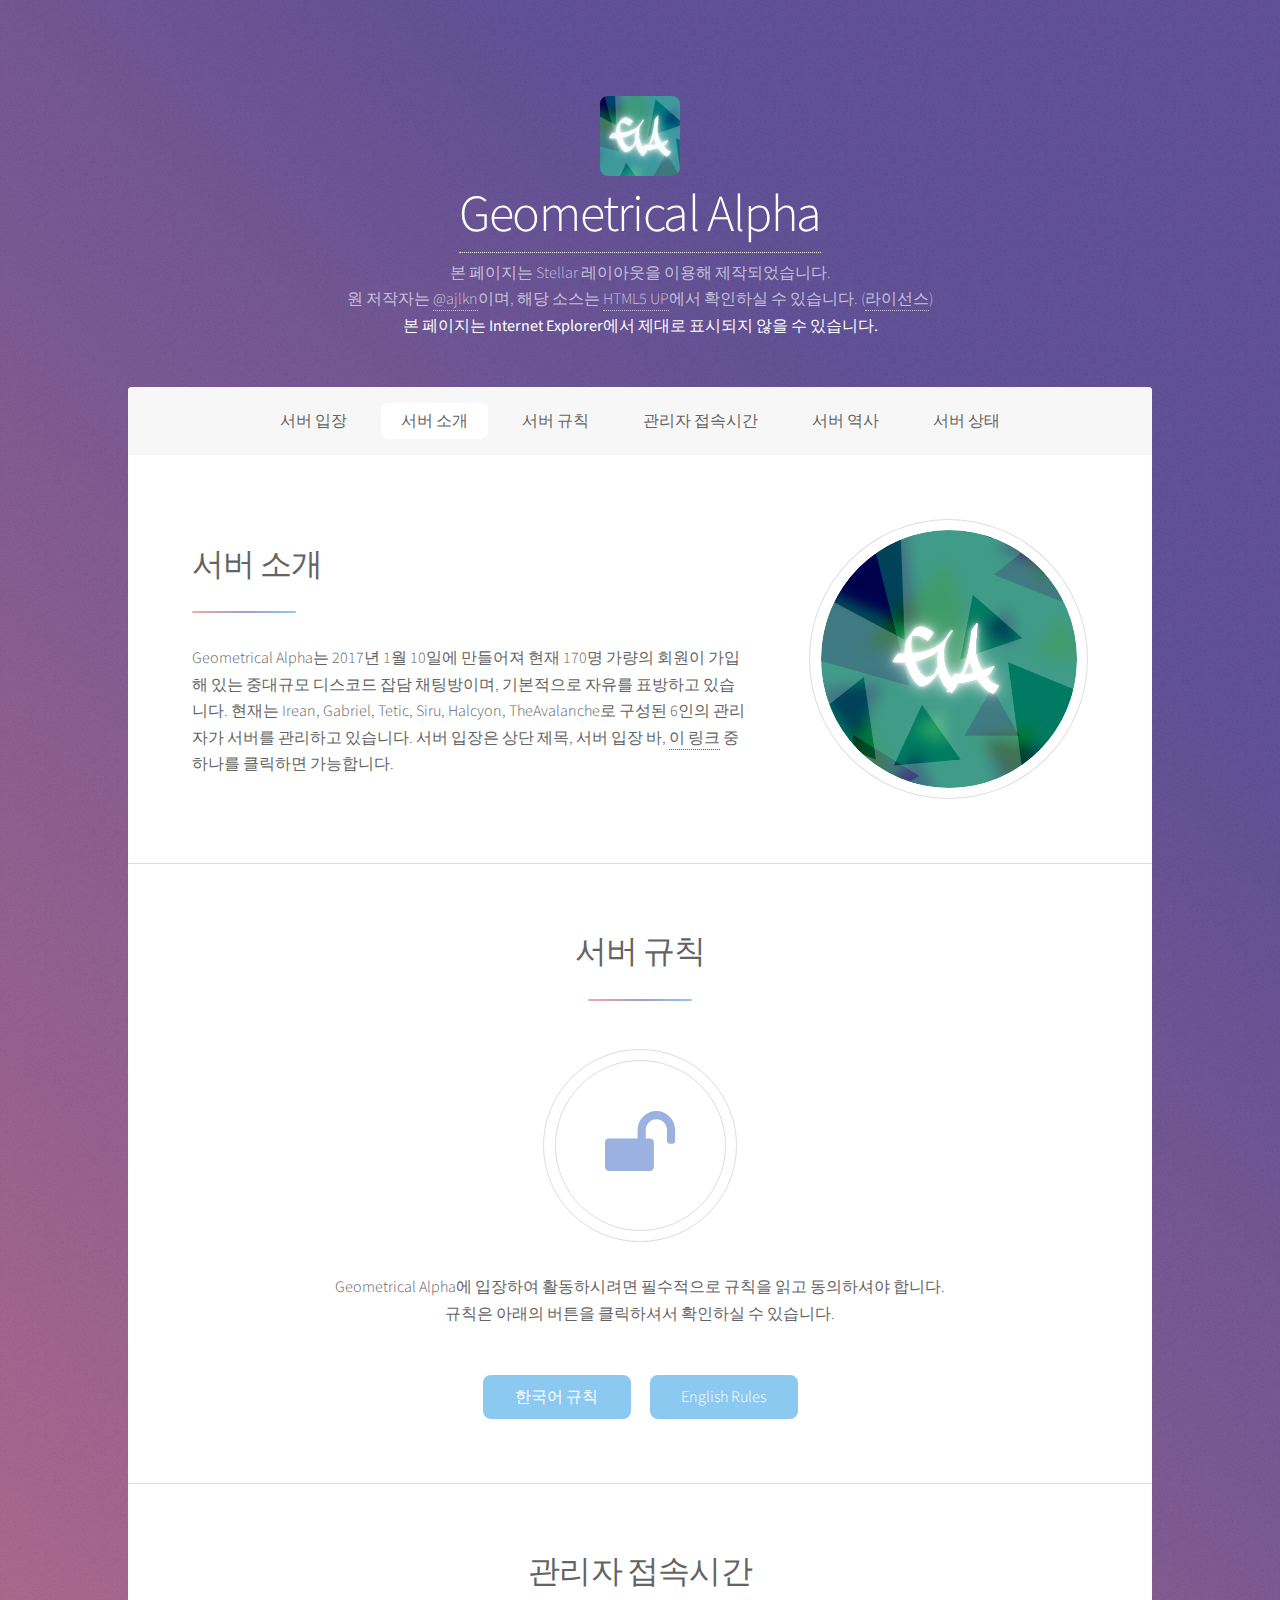
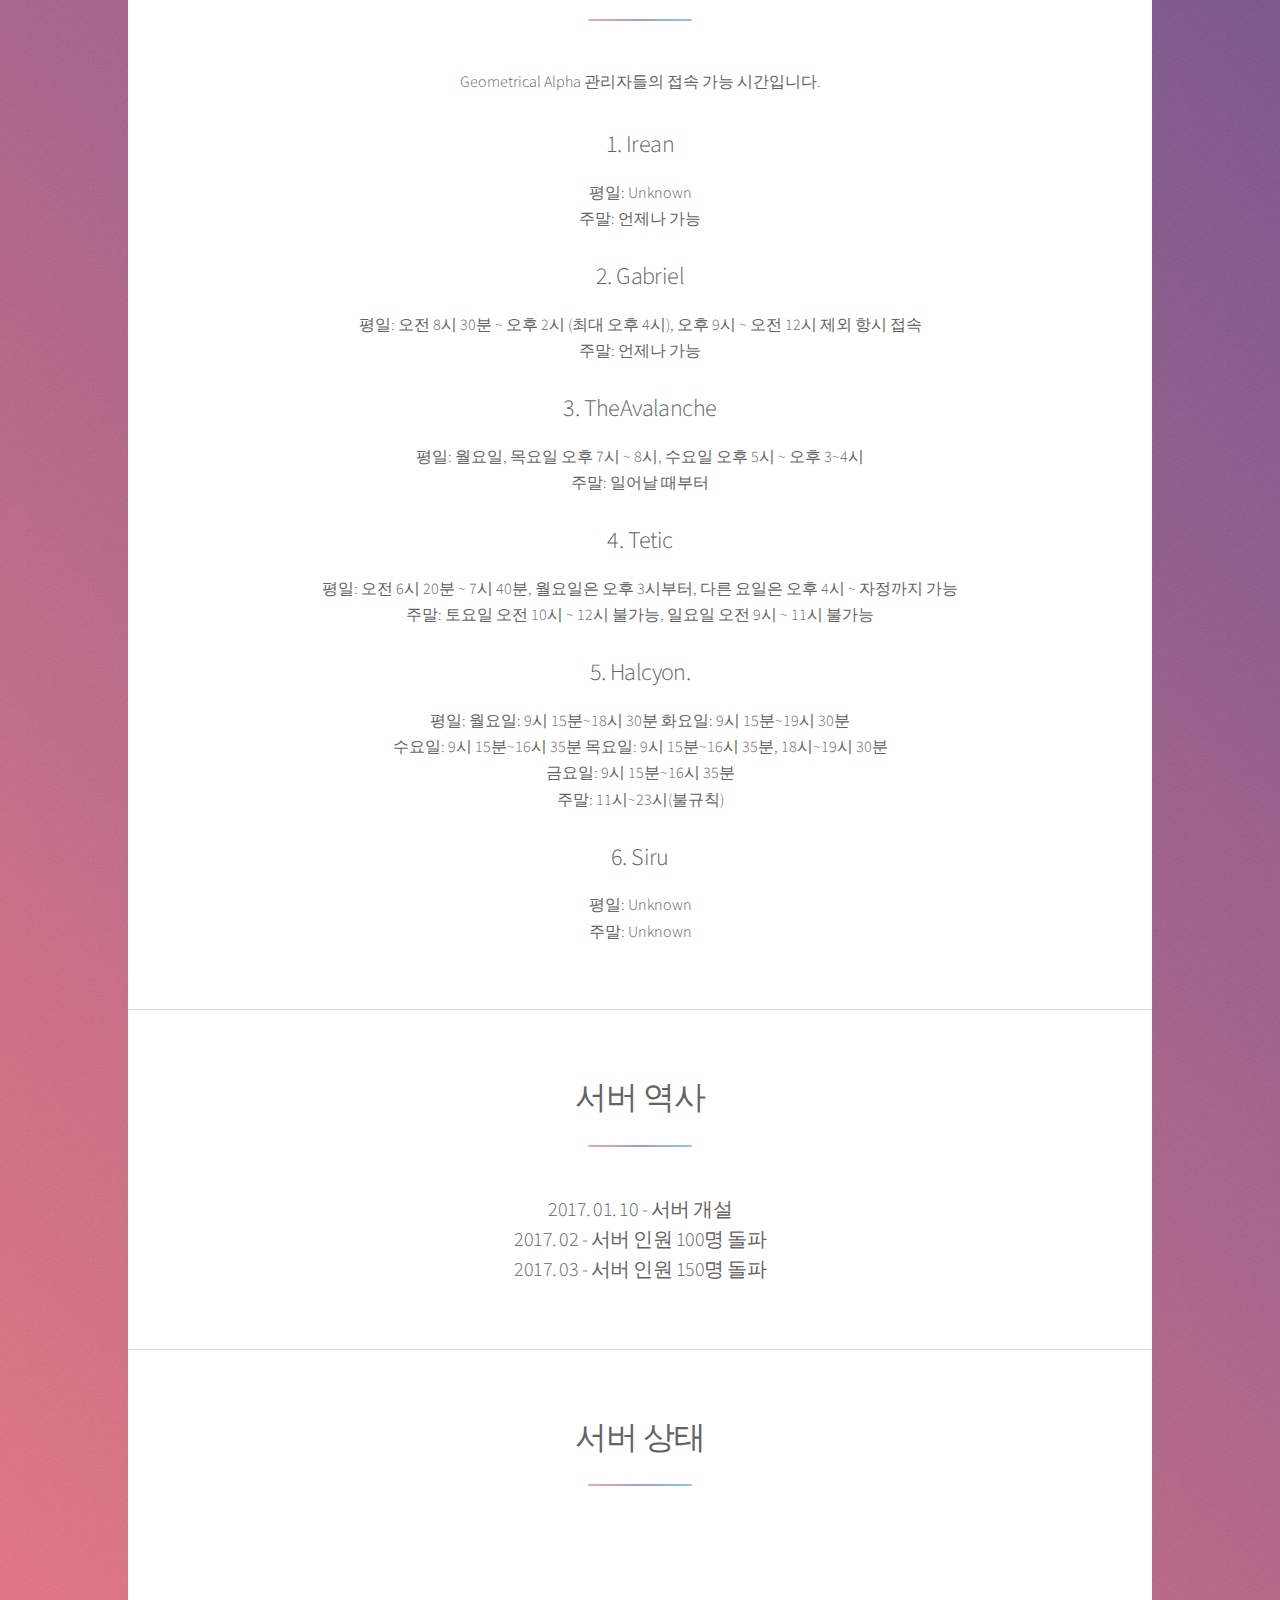
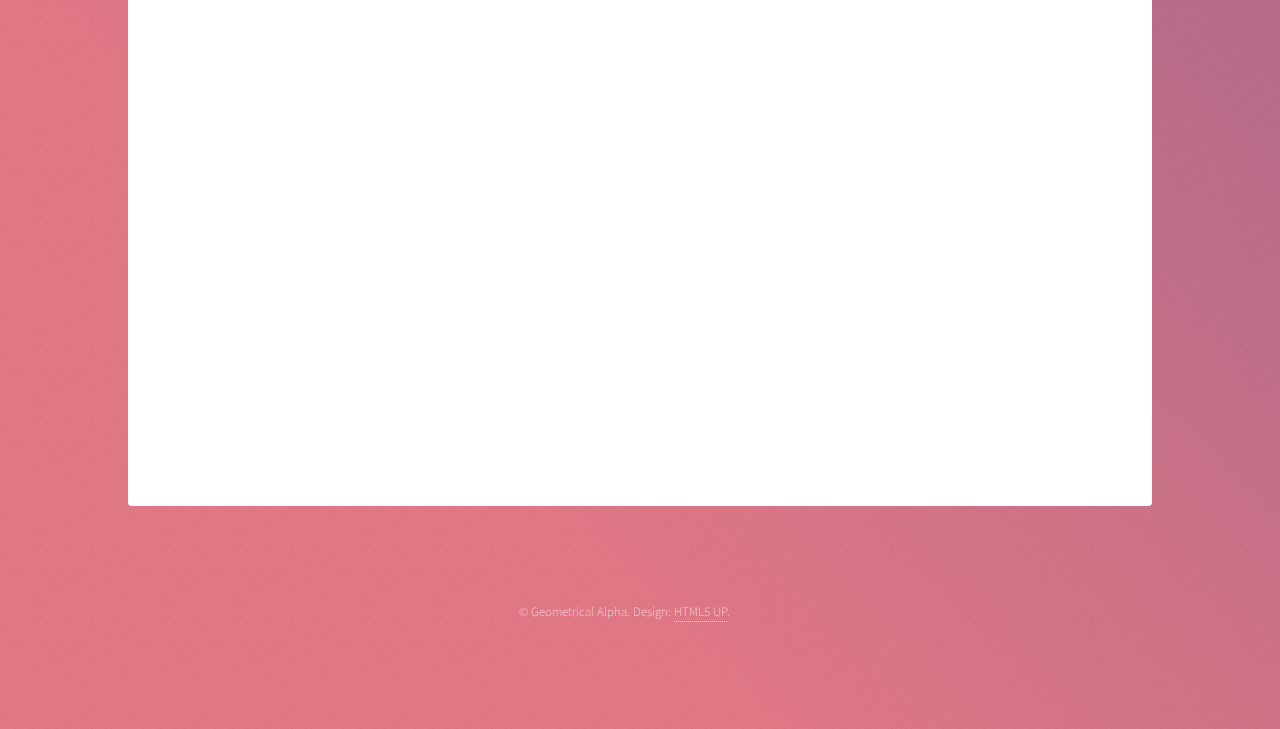
<file: index.html>
<!DOCTYPE HTML>
<html>
	<head>
		<title>Geometrical Alpha</title>
		<meta charset="utf-8" />
		<meta name="viewport" content="width=device-width, initial-scale=1" />
		<link rel="stylesheet" href="assets/css/main.css" />
		<link rel="icon" href="images/favicon.ico?v=2" type="image/x-icon">
		<link rel="shortcut icon" href="images/favicon.ico?v=2" type="image/x-icon">
	</head>
	<body>

		<!-- Wrapper -->
			<div id="wrapper">

				<!-- Header -->
					<header id="header" class="alt">
						<span class="image"><img src="images/main.jpg" alt="로고" /></span>
						<h1><a href="enter_server.html">Geometrical Alpha</a></h1>
						본 페이지는 Stellar 레이아웃을 이용해 제작되었습니다.<br>원 저작자는 <a href="https://twitter.com/ajlkn">@ajlkn</a>이며, 해당 소스는 <a href="https://html5up.net/stellar">HTML5 UP</a>에서 확인하실 수 있습니다. (<a href="LICENSE.txt">라이선스</a>)<br>
						<b>본 페이지는 Internet Explorer에서 제대로 표시되지 않을 수 있습니다.</b>
					</header>

				<!-- Nav -->
					<nav id="nav">
						<ul>
							<li><a href="enter_server.html">서버 입장</a></li>
							<li><a href="#intro" class="active">서버 소개</a></li>
							<li><a href="#rules">서버 규칙</a></li>
							<li><a href="#admins">관리자 접속시간</a></li>
							<li><a href="#history">서버 역사</a></li>
							<li><a href="#status">서버 상태</a></li>
						</ul>
					</nav>

				<!-- 매인 시작 -->
					<div id="main">

						<!-- 서버 소개 부분 -->
							<section id="intro" class="main">
								<div class="spotlight">
									<div class="content">
										<header class="major">
											<h2>서버 소개</h2>
										</header>
										<p>Geometrical Alpha는 2017년 1월 10일에 만들어져 현재 170명 가량의 회원이 가입해 있는 중대규모 디스코드 잡담 채팅방이며, 기본적으로 <b>자유</b>를 표방하고 있습니다. 현재는 Irean, Gabriel, Tetic, Siru, Halcyon, TheAvalanche로 구성된 6인의 관리자가 서버를 관리하고 있습니다. 서버 입장은 상단 제목, 서버 입장 바, <a href="enter_server.html">이 링크</a> 중 하나를 클릭하면 가능합니다.</p>
									</div>
									<span class="image"><img src="images/logo.png" alt="로고" /></span>
								</div>
							</section>

						<!-- 서버 규칙 -->
							<section id="rules" class="main special">
								<header class="major">
									<h2>서버 규칙</h2>
								</header>
								<ul class="rules">
									<li>
										<span class="icon major style4 fa-unlock"></span>
										<p>Geometrical Alpha에 입장하여 활동하시려면 필수적으로 규칙을 읽고 동의하셔야 합니다.<br>규칙은 아래의 버튼을 클릭하셔서 확인하실 수 있습니다.</p>
									</li>
								</ul>
								<footer class="major">
									<ul class="actions">
										<li><a href="ko_rules.html" class="button special">한국어 규칙</a></li>
										<li><a href="en_rules.html" class="button special">English Rules</a></li>
									</ul>
								</footer>
							</section>

						<!-- Second Section -->
							<section id="admins" class="main special">
								<header class="major">
									<h2>관리자 접속시간</h2>
									</header>
									<p>Geometrical Alpha 관리자들의 접속 가능 시간입니다.<br>
									<h2>1. Irean</h2>
									평일: Unknown<br>
									주말: 언제나 가능<br><br>
									
									<h2>2. Gabriel</h2>
									평일: 오전 8시 30분 ~ 오후 2시 (최대 오후 4시), 오후 9시 ~ 오전 12시 제외 항시 접속<br>
									주말: 언제나 가능<br><br>
									
									<h2>3. TheAvalanche</h2>
									평일: 월요일, 목요일 오후 7시 ~ 8시, 수요일 오후 5시 ~ 오후 3~4시<br>
									주말: 일어날 때부터<br><br>
									
									<h2>4. Tetic</h2>
									평일: 오전 6시 20분 ~ 7시 40분, 월요일은 오후 3시부터, 다른 요일은 오후 4시 ~ 자정까지 가능<br>
									주말: 토요일 오전 10시 ~ 12시 불가능, 일요일 오전 9시 ~ 11시 불가능<br><br>
									
									<h2>5. Halcyon.</h2>
									평일: 월요일: 9시 15분~18시 30분 화요일: 9시 15분~19시 30분<br>수요일: 9시 15분~16시 35분 목요일: 9시 15분~16시 35분, 18시~19시 30분<br>금요일: 9시 15분~16시 35분<br>주말: 11시~23시(불규칙)<br><br>
									
									<h2>6. Siru</h2>
									평일: Unknown<br>
									주말: Unknown</p>
							</section>

						<!-- Get Started -->
							<section id="history" class="main special">
								<header class="major">
									<h2>서버 역사</h2>
									</header>
								<p><h3>2017. 01. 10 - 서버 개설<br>
								2017. 02 - 서버 인원 100명 돌파<br>
								2017. 03 - 서버 인원 150명 돌파</h3></p>
							</section>
							
							<section id="status" class="main special">
								<header class="major">
									<h2>서버 상태</h2>
									</header>
								<p><iframe src="https://discordapp.com/widget?id=268298783287279626&theme=dark" width="350" height="500" allowtransparency="true" frameborder="0"></iframe></p>
							</section>

					</div>
				<!-- Footer -->
					<footer id="footer">
						<p class="copyright">&copy; Geometrical Alpha. Design: <a href="https://html5up.net/stellar">HTML5 UP</a>.</p>
					</footer>
			</div>

		<!-- Scripts -->
			<script src="assets/js/jquery.min.js"></script>
			<script src="assets/js/jquery.scrollex.min.js"></script>
			<script src="assets/js/jquery.scrolly.min.js"></script>
			<script src="assets/js/skel.min.js"></script>
			<script src="assets/js/util.js"></script>
			<!--[if lte IE 8]><script src="assets/js/ie/respond.min.js"></script><![endif]-->
			<script src="assets/js/main.js"></script>

	</body>
</html>
</file>
<file: assets/css/main.css>
@import url(font-awesome.min.css);
@import "https://fonts.googleapis.com/css?family=Source+Sans+Pro:300,400";

/*
	Stellar by HTML5 UP
	html5up.net | @ajlkn
	Free for personal and commercial use under the CCA 3.0 license (html5up.net/license)
*/

/* Reset */

	html, body, div, span, applet, object, iframe, h1, h2, h3, h4, h5, h6, p, blockquote, pre, a, abbr, acronym, address, big, cite, code, del, dfn, em, img, ins, kbd, q, s, samp, small, strike, strong, sub, sup, tt, var, b, u, i, center, dl, dt, dd, ol, ul, li, fieldset, form, label, legend, table, caption, tbody, tfoot, thead, tr, th, td, article, aside, canvas, details, embed, figure, figcaption, footer, header, hgroup, menu, nav, output, ruby, section, summary, time, mark, audio, video {
		margin: 0;
		padding: 0;
		border: 0;
		font-size: 100%;
		font: inherit;
		vertical-align: baseline;
	}

	article, aside, details, figcaption, figure, footer, header, hgroup, menu, nav, section {
		display: block;
	}

	body {
		line-height: 1;
	}

	ol, ul {
		list-style: none;
	}

	blockquote, q {
		quotes: none;
	}

	blockquote:before, blockquote:after, q:before, q:after {
		content: '';
		content: none;
	}

	table {
		border-collapse: collapse;
		border-spacing: 0;
	}

	body {
		-webkit-text-size-adjust: none;
	}

/* Box Model */

	*, *:before, *:after {
		-moz-box-sizing: border-box;
		-webkit-box-sizing: border-box;
		box-sizing: border-box;
	}

/* Grid */

	.row {
		border-bottom: solid 1px transparent;
		-moz-box-sizing: border-box;
		-webkit-box-sizing: border-box;
		box-sizing: border-box;
	}

	.row > * {
		float: left;
		-moz-box-sizing: border-box;
		-webkit-box-sizing: border-box;
		box-sizing: border-box;
	}

	.row:after, .row:before {
		content: '';
		display: block;
		clear: both;
		height: 0;
	}

	.row.uniform > * > :first-child {
		margin-top: 0;
	}

	.row.uniform > * > :last-child {
		margin-bottom: 0;
	}

	.row.\30 \25 > * {
		padding: 0 0 0 0em;
	}

	.row.\30 \25 {
		margin: 0 0 -1px 0em;
	}

	.row.uniform.\30 \25 > * {
		padding: 0em 0 0 0em;
	}

	.row.uniform.\30 \25 {
		margin: 0em 0 -1px 0em;
	}

	.row > * {
		padding: 0 0 0 1.5em;
	}

	.row {
		margin: 0 0 -1px -1.5em;
	}

	.row.uniform > * {
		padding: 1.5em 0 0 1.5em;
	}

	.row.uniform {
		margin: -1.5em 0 -1px -1.5em;
	}

	.row.\32 00\25 > * {
		padding: 0 0 0 3em;
	}

	.row.\32 00\25 {
		margin: 0 0 -1px -3em;
	}

	.row.uniform.\32 00\25 > * {
		padding: 3em 0 0 3em;
	}

	.row.uniform.\32 00\25 {
		margin: -3em 0 -1px -3em;
	}

	.row.\31 50\25 > * {
		padding: 0 0 0 2.25em;
	}

	.row.\31 50\25 {
		margin: 0 0 -1px -2.25em;
	}

	.row.uniform.\31 50\25 > * {
		padding: 2.25em 0 0 2.25em;
	}

	.row.uniform.\31 50\25 {
		margin: -2.25em 0 -1px -2.25em;
	}

	.row.\35 0\25 > * {
		padding: 0 0 0 0.75em;
	}

	.row.\35 0\25 {
		margin: 0 0 -1px -0.75em;
	}

	.row.uniform.\35 0\25 > * {
		padding: 0.75em 0 0 0.75em;
	}

	.row.uniform.\35 0\25 {
		margin: -0.75em 0 -1px -0.75em;
	}

	.row.\32 5\25 > * {
		padding: 0 0 0 0.375em;
	}

	.row.\32 5\25 {
		margin: 0 0 -1px -0.375em;
	}

	.row.uniform.\32 5\25 > * {
		padding: 0.375em 0 0 0.375em;
	}

	.row.uniform.\32 5\25 {
		margin: -0.375em 0 -1px -0.375em;
	}

	.\31 2u, .\31 2u\24 {
		width: 100%;
		clear: none;
		margin-left: 0;
	}

	.\31 1u, .\31 1u\24 {
		width: 91.6666666667%;
		clear: none;
		margin-left: 0;
	}

	.\31 0u, .\31 0u\24 {
		width: 83.3333333333%;
		clear: none;
		margin-left: 0;
	}

	.\39 u, .\39 u\24 {
		width: 75%;
		clear: none;
		margin-left: 0;
	}

	.\38 u, .\38 u\24 {
		width: 66.6666666667%;
		clear: none;
		margin-left: 0;
	}

	.\37 u, .\37 u\24 {
		width: 58.3333333333%;
		clear: none;
		margin-left: 0;
	}

	.\36 u, .\36 u\24 {
		width: 50%;
		clear: none;
		margin-left: 0;
	}

	.\35 u, .\35 u\24 {
		width: 41.6666666667%;
		clear: none;
		margin-left: 0;
	}

	.\34 u, .\34 u\24 {
		width: 33.3333333333%;
		clear: none;
		margin-left: 0;
	}

	.\33 u, .\33 u\24 {
		width: 25%;
		clear: none;
		margin-left: 0;
	}

	.\32 u, .\32 u\24 {
		width: 16.6666666667%;
		clear: none;
		margin-left: 0;
	}

	.\31 u, .\31 u\24 {
		width: 8.3333333333%;
		clear: none;
		margin-left: 0;
	}

	.\31 2u\24 + *,
	.\31 1u\24 + *,
	.\31 0u\24 + *,
	.\39 u\24 + *,
	.\38 u\24 + *,
	.\37 u\24 + *,
	.\36 u\24 + *,
	.\35 u\24 + *,
	.\34 u\24 + *,
	.\33 u\24 + *,
	.\32 u\24 + *,
	.\31 u\24 + * {
		clear: left;
	}

	.\-11u {
		margin-left: 91.66667%;
	}

	.\-10u {
		margin-left: 83.33333%;
	}

	.\-9u {
		margin-left: 75%;
	}

	.\-8u {
		margin-left: 66.66667%;
	}

	.\-7u {
		margin-left: 58.33333%;
	}

	.\-6u {
		margin-left: 50%;
	}

	.\-5u {
		margin-left: 41.66667%;
	}

	.\-4u {
		margin-left: 33.33333%;
	}

	.\-3u {
		margin-left: 25%;
	}

	.\-2u {
		margin-left: 16.66667%;
	}

	.\-1u {
		margin-left: 8.33333%;
	}

	@media screen and (max-width: 1680px) {

		.row > * {
			padding: 0 0 0 1.5em;
		}

		.row {
			margin: 0 0 -1px -1.5em;
		}

		.row.uniform > * {
			padding: 1.5em 0 0 1.5em;
		}

		.row.uniform {
			margin: -1.5em 0 -1px -1.5em;
		}

		.row.\32 00\25 > * {
			padding: 0 0 0 3em;
		}

		.row.\32 00\25 {
			margin: 0 0 -1px -3em;
		}

		.row.uniform.\32 00\25 > * {
			padding: 3em 0 0 3em;
		}

		.row.uniform.\32 00\25 {
			margin: -3em 0 -1px -3em;
		}

		.row.\31 50\25 > * {
			padding: 0 0 0 2.25em;
		}

		.row.\31 50\25 {
			margin: 0 0 -1px -2.25em;
		}

		.row.uniform.\31 50\25 > * {
			padding: 2.25em 0 0 2.25em;
		}

		.row.uniform.\31 50\25 {
			margin: -2.25em 0 -1px -2.25em;
		}

		.row.\35 0\25 > * {
			padding: 0 0 0 0.75em;
		}

		.row.\35 0\25 {
			margin: 0 0 -1px -0.75em;
		}

		.row.uniform.\35 0\25 > * {
			padding: 0.75em 0 0 0.75em;
		}

		.row.uniform.\35 0\25 {
			margin: -0.75em 0 -1px -0.75em;
		}

		.row.\32 5\25 > * {
			padding: 0 0 0 0.375em;
		}

		.row.\32 5\25 {
			margin: 0 0 -1px -0.375em;
		}

		.row.uniform.\32 5\25 > * {
			padding: 0.375em 0 0 0.375em;
		}

		.row.uniform.\32 5\25 {
			margin: -0.375em 0 -1px -0.375em;
		}

		.\31 2u\28xlarge\29, .\31 2u\24\28xlarge\29 {
			width: 100%;
			clear: none;
			margin-left: 0;
		}

		.\31 1u\28xlarge\29, .\31 1u\24\28xlarge\29 {
			width: 91.6666666667%;
			clear: none;
			margin-left: 0;
		}

		.\31 0u\28xlarge\29, .\31 0u\24\28xlarge\29 {
			width: 83.3333333333%;
			clear: none;
			margin-left: 0;
		}

		.\39 u\28xlarge\29, .\39 u\24\28xlarge\29 {
			width: 75%;
			clear: none;
			margin-left: 0;
		}

		.\38 u\28xlarge\29, .\38 u\24\28xlarge\29 {
			width: 66.6666666667%;
			clear: none;
			margin-left: 0;
		}

		.\37 u\28xlarge\29, .\37 u\24\28xlarge\29 {
			width: 58.3333333333%;
			clear: none;
			margin-left: 0;
		}

		.\36 u\28xlarge\29, .\36 u\24\28xlarge\29 {
			width: 50%;
			clear: none;
			margin-left: 0;
		}

		.\35 u\28xlarge\29, .\35 u\24\28xlarge\29 {
			width: 41.6666666667%;
			clear: none;
			margin-left: 0;
		}

		.\34 u\28xlarge\29, .\34 u\24\28xlarge\29 {
			width: 33.3333333333%;
			clear: none;
			margin-left: 0;
		}

		.\33 u\28xlarge\29, .\33 u\24\28xlarge\29 {
			width: 25%;
			clear: none;
			margin-left: 0;
		}

		.\32 u\28xlarge\29, .\32 u\24\28xlarge\29 {
			width: 16.6666666667%;
			clear: none;
			margin-left: 0;
		}

		.\31 u\28xlarge\29, .\31 u\24\28xlarge\29 {
			width: 8.3333333333%;
			clear: none;
			margin-left: 0;
		}

		.\31 2u\24\28xlarge\29 + *,
		.\31 1u\24\28xlarge\29 + *,
		.\31 0u\24\28xlarge\29 + *,
		.\39 u\24\28xlarge\29 + *,
		.\38 u\24\28xlarge\29 + *,
		.\37 u\24\28xlarge\29 + *,
		.\36 u\24\28xlarge\29 + *,
		.\35 u\24\28xlarge\29 + *,
		.\34 u\24\28xlarge\29 + *,
		.\33 u\24\28xlarge\29 + *,
		.\32 u\24\28xlarge\29 + *,
		.\31 u\24\28xlarge\29 + * {
			clear: left;
		}

		.\-11u\28xlarge\29 {
			margin-left: 91.66667%;
		}

		.\-10u\28xlarge\29 {
			margin-left: 83.33333%;
		}

		.\-9u\28xlarge\29 {
			margin-left: 75%;
		}

		.\-8u\28xlarge\29 {
			margin-left: 66.66667%;
		}

		.\-7u\28xlarge\29 {
			margin-left: 58.33333%;
		}

		.\-6u\28xlarge\29 {
			margin-left: 50%;
		}

		.\-5u\28xlarge\29 {
			margin-left: 41.66667%;
		}

		.\-4u\28xlarge\29 {
			margin-left: 33.33333%;
		}

		.\-3u\28xlarge\29 {
			margin-left: 25%;
		}

		.\-2u\28xlarge\29 {
			margin-left: 16.66667%;
		}

		.\-1u\28xlarge\29 {
			margin-left: 8.33333%;
		}

	}

	@media screen and (max-width: 1280px) {

		.row > * {
			padding: 0 0 0 1.5em;
		}

		.row {
			margin: 0 0 -1px -1.5em;
		}

		.row.uniform > * {
			padding: 1.5em 0 0 1.5em;
		}

		.row.uniform {
			margin: -1.5em 0 -1px -1.5em;
		}

		.row.\32 00\25 > * {
			padding: 0 0 0 3em;
		}

		.row.\32 00\25 {
			margin: 0 0 -1px -3em;
		}

		.row.uniform.\32 00\25 > * {
			padding: 3em 0 0 3em;
		}

		.row.uniform.\32 00\25 {
			margin: -3em 0 -1px -3em;
		}

		.row.\31 50\25 > * {
			padding: 0 0 0 2.25em;
		}

		.row.\31 50\25 {
			margin: 0 0 -1px -2.25em;
		}

		.row.uniform.\31 50\25 > * {
			padding: 2.25em 0 0 2.25em;
		}

		.row.uniform.\31 50\25 {
			margin: -2.25em 0 -1px -2.25em;
		}

		.row.\35 0\25 > * {
			padding: 0 0 0 0.75em;
		}

		.row.\35 0\25 {
			margin: 0 0 -1px -0.75em;
		}

		.row.uniform.\35 0\25 > * {
			padding: 0.75em 0 0 0.75em;
		}

		.row.uniform.\35 0\25 {
			margin: -0.75em 0 -1px -0.75em;
		}

		.row.\32 5\25 > * {
			padding: 0 0 0 0.375em;
		}

		.row.\32 5\25 {
			margin: 0 0 -1px -0.375em;
		}

		.row.uniform.\32 5\25 > * {
			padding: 0.375em 0 0 0.375em;
		}

		.row.uniform.\32 5\25 {
			margin: -0.375em 0 -1px -0.375em;
		}

		.\31 2u\28large\29, .\31 2u\24\28large\29 {
			width: 100%;
			clear: none;
			margin-left: 0;
		}

		.\31 1u\28large\29, .\31 1u\24\28large\29 {
			width: 91.6666666667%;
			clear: none;
			margin-left: 0;
		}

		.\31 0u\28large\29, .\31 0u\24\28large\29 {
			width: 83.3333333333%;
			clear: none;
			margin-left: 0;
		}

		.\39 u\28large\29, .\39 u\24\28large\29 {
			width: 75%;
			clear: none;
			margin-left: 0;
		}

		.\38 u\28large\29, .\38 u\24\28large\29 {
			width: 66.6666666667%;
			clear: none;
			margin-left: 0;
		}

		.\37 u\28large\29, .\37 u\24\28large\29 {
			width: 58.3333333333%;
			clear: none;
			margin-left: 0;
		}

		.\36 u\28large\29, .\36 u\24\28large\29 {
			width: 50%;
			clear: none;
			margin-left: 0;
		}

		.\35 u\28large\29, .\35 u\24\28large\29 {
			width: 41.6666666667%;
			clear: none;
			margin-left: 0;
		}

		.\34 u\28large\29, .\34 u\24\28large\29 {
			width: 33.3333333333%;
			clear: none;
			margin-left: 0;
		}

		.\33 u\28large\29, .\33 u\24\28large\29 {
			width: 25%;
			clear: none;
			margin-left: 0;
		}

		.\32 u\28large\29, .\32 u\24\28large\29 {
			width: 16.6666666667%;
			clear: none;
			margin-left: 0;
		}

		.\31 u\28large\29, .\31 u\24\28large\29 {
			width: 8.3333333333%;
			clear: none;
			margin-left: 0;
		}

		.\31 2u\24\28large\29 + *,
		.\31 1u\24\28large\29 + *,
		.\31 0u\24\28large\29 + *,
		.\39 u\24\28large\29 + *,
		.\38 u\24\28large\29 + *,
		.\37 u\24\28large\29 + *,
		.\36 u\24\28large\29 + *,
		.\35 u\24\28large\29 + *,
		.\34 u\24\28large\29 + *,
		.\33 u\24\28large\29 + *,
		.\32 u\24\28large\29 + *,
		.\31 u\24\28large\29 + * {
			clear: left;
		}

		.\-11u\28large\29 {
			margin-left: 91.66667%;
		}

		.\-10u\28large\29 {
			margin-left: 83.33333%;
		}

		.\-9u\28large\29 {
			margin-left: 75%;
		}

		.\-8u\28large\29 {
			margin-left: 66.66667%;
		}

		.\-7u\28large\29 {
			margin-left: 58.33333%;
		}

		.\-6u\28large\29 {
			margin-left: 50%;
		}

		.\-5u\28large\29 {
			margin-left: 41.66667%;
		}

		.\-4u\28large\29 {
			margin-left: 33.33333%;
		}

		.\-3u\28large\29 {
			margin-left: 25%;
		}

		.\-2u\28large\29 {
			margin-left: 16.66667%;
		}

		.\-1u\28large\29 {
			margin-left: 8.33333%;
		}

	}

	@media screen and (max-width: 980px) {

		.row > * {
			padding: 0 0 0 1.5em;
		}

		.row {
			margin: 0 0 -1px -1.5em;
		}

		.row.uniform > * {
			padding: 1.5em 0 0 1.5em;
		}

		.row.uniform {
			margin: -1.5em 0 -1px -1.5em;
		}

		.row.\32 00\25 > * {
			padding: 0 0 0 3em;
		}

		.row.\32 00\25 {
			margin: 0 0 -1px -3em;
		}

		.row.uniform.\32 00\25 > * {
			padding: 3em 0 0 3em;
		}

		.row.uniform.\32 00\25 {
			margin: -3em 0 -1px -3em;
		}

		.row.\31 50\25 > * {
			padding: 0 0 0 2.25em;
		}

		.row.\31 50\25 {
			margin: 0 0 -1px -2.25em;
		}

		.row.uniform.\31 50\25 > * {
			padding: 2.25em 0 0 2.25em;
		}

		.row.uniform.\31 50\25 {
			margin: -2.25em 0 -1px -2.25em;
		}

		.row.\35 0\25 > * {
			padding: 0 0 0 0.75em;
		}

		.row.\35 0\25 {
			margin: 0 0 -1px -0.75em;
		}

		.row.uniform.\35 0\25 > * {
			padding: 0.75em 0 0 0.75em;
		}

		.row.uniform.\35 0\25 {
			margin: -0.75em 0 -1px -0.75em;
		}

		.row.\32 5\25 > * {
			padding: 0 0 0 0.375em;
		}

		.row.\32 5\25 {
			margin: 0 0 -1px -0.375em;
		}

		.row.uniform.\32 5\25 > * {
			padding: 0.375em 0 0 0.375em;
		}

		.row.uniform.\32 5\25 {
			margin: -0.375em 0 -1px -0.375em;
		}

		.\31 2u\28medium\29, .\31 2u\24\28medium\29 {
			width: 100%;
			clear: none;
			margin-left: 0;
		}

		.\31 1u\28medium\29, .\31 1u\24\28medium\29 {
			width: 91.6666666667%;
			clear: none;
			margin-left: 0;
		}

		.\31 0u\28medium\29, .\31 0u\24\28medium\29 {
			width: 83.3333333333%;
			clear: none;
			margin-left: 0;
		}

		.\39 u\28medium\29, .\39 u\24\28medium\29 {
			width: 75%;
			clear: none;
			margin-left: 0;
		}

		.\38 u\28medium\29, .\38 u\24\28medium\29 {
			width: 66.6666666667%;
			clear: none;
			margin-left: 0;
		}

		.\37 u\28medium\29, .\37 u\24\28medium\29 {
			width: 58.3333333333%;
			clear: none;
			margin-left: 0;
		}

		.\36 u\28medium\29, .\36 u\24\28medium\29 {
			width: 50%;
			clear: none;
			margin-left: 0;
		}

		.\35 u\28medium\29, .\35 u\24\28medium\29 {
			width: 41.6666666667%;
			clear: none;
			margin-left: 0;
		}

		.\34 u\28medium\29, .\34 u\24\28medium\29 {
			width: 33.3333333333%;
			clear: none;
			margin-left: 0;
		}

		.\33 u\28medium\29, .\33 u\24\28medium\29 {
			width: 25%;
			clear: none;
			margin-left: 0;
		}

		.\32 u\28medium\29, .\32 u\24\28medium\29 {
			width: 16.6666666667%;
			clear: none;
			margin-left: 0;
		}

		.\31 u\28medium\29, .\31 u\24\28medium\29 {
			width: 8.3333333333%;
			clear: none;
			margin-left: 0;
		}

		.\31 2u\24\28medium\29 + *,
		.\31 1u\24\28medium\29 + *,
		.\31 0u\24\28medium\29 + *,
		.\39 u\24\28medium\29 + *,
		.\38 u\24\28medium\29 + *,
		.\37 u\24\28medium\29 + *,
		.\36 u\24\28medium\29 + *,
		.\35 u\24\28medium\29 + *,
		.\34 u\24\28medium\29 + *,
		.\33 u\24\28medium\29 + *,
		.\32 u\24\28medium\29 + *,
		.\31 u\24\28medium\29 + * {
			clear: left;
		}

		.\-11u\28medium\29 {
			margin-left: 91.66667%;
		}

		.\-10u\28medium\29 {
			margin-left: 83.33333%;
		}

		.\-9u\28medium\29 {
			margin-left: 75%;
		}

		.\-8u\28medium\29 {
			margin-left: 66.66667%;
		}

		.\-7u\28medium\29 {
			margin-left: 58.33333%;
		}

		.\-6u\28medium\29 {
			margin-left: 50%;
		}

		.\-5u\28medium\29 {
			margin-left: 41.66667%;
		}

		.\-4u\28medium\29 {
			margin-left: 33.33333%;
		}

		.\-3u\28medium\29 {
			margin-left: 25%;
		}

		.\-2u\28medium\29 {
			margin-left: 16.66667%;
		}

		.\-1u\28medium\29 {
			margin-left: 8.33333%;
		}

	}

	@media screen and (max-width: 736px) {

		.row > * {
			padding: 0 0 0 1em;
		}

		.row {
			margin: 0 0 -1px -1em;
		}

		.row.uniform > * {
			padding: 1em 0 0 1em;
		}

		.row.uniform {
			margin: -1em 0 -1px -1em;
		}

		.row.\32 00\25 > * {
			padding: 0 0 0 2em;
		}

		.row.\32 00\25 {
			margin: 0 0 -1px -2em;
		}

		.row.uniform.\32 00\25 > * {
			padding: 2em 0 0 2em;
		}

		.row.uniform.\32 00\25 {
			margin: -2em 0 -1px -2em;
		}

		.row.\31 50\25 > * {
			padding: 0 0 0 1.5em;
		}

		.row.\31 50\25 {
			margin: 0 0 -1px -1.5em;
		}

		.row.uniform.\31 50\25 > * {
			padding: 1.5em 0 0 1.5em;
		}

		.row.uniform.\31 50\25 {
			margin: -1.5em 0 -1px -1.5em;
		}

		.row.\35 0\25 > * {
			padding: 0 0 0 0.5em;
		}

		.row.\35 0\25 {
			margin: 0 0 -1px -0.5em;
		}

		.row.uniform.\35 0\25 > * {
			padding: 0.5em 0 0 0.5em;
		}

		.row.uniform.\35 0\25 {
			margin: -0.5em 0 -1px -0.5em;
		}

		.row.\32 5\25 > * {
			padding: 0 0 0 0.25em;
		}

		.row.\32 5\25 {
			margin: 0 0 -1px -0.25em;
		}

		.row.uniform.\32 5\25 > * {
			padding: 0.25em 0 0 0.25em;
		}

		.row.uniform.\32 5\25 {
			margin: -0.25em 0 -1px -0.25em;
		}

		.\31 2u\28small\29, .\31 2u\24\28small\29 {
			width: 100%;
			clear: none;
			margin-left: 0;
		}

		.\31 1u\28small\29, .\31 1u\24\28small\29 {
			width: 91.6666666667%;
			clear: none;
			margin-left: 0;
		}

		.\31 0u\28small\29, .\31 0u\24\28small\29 {
			width: 83.3333333333%;
			clear: none;
			margin-left: 0;
		}

		.\39 u\28small\29, .\39 u\24\28small\29 {
			width: 75%;
			clear: none;
			margin-left: 0;
		}

		.\38 u\28small\29, .\38 u\24\28small\29 {
			width: 66.6666666667%;
			clear: none;
			margin-left: 0;
		}

		.\37 u\28small\29, .\37 u\24\28small\29 {
			width: 58.3333333333%;
			clear: none;
			margin-left: 0;
		}

		.\36 u\28small\29, .\36 u\24\28small\29 {
			width: 50%;
			clear: none;
			margin-left: 0;
		}

		.\35 u\28small\29, .\35 u\24\28small\29 {
			width: 41.6666666667%;
			clear: none;
			margin-left: 0;
		}

		.\34 u\28small\29, .\34 u\24\28small\29 {
			width: 33.3333333333%;
			clear: none;
			margin-left: 0;
		}

		.\33 u\28small\29, .\33 u\24\28small\29 {
			width: 25%;
			clear: none;
			margin-left: 0;
		}

		.\32 u\28small\29, .\32 u\24\28small\29 {
			width: 16.6666666667%;
			clear: none;
			margin-left: 0;
		}

		.\31 u\28small\29, .\31 u\24\28small\29 {
			width: 8.3333333333%;
			clear: none;
			margin-left: 0;
		}

		.\31 2u\24\28small\29 + *,
		.\31 1u\24\28small\29 + *,
		.\31 0u\24\28small\29 + *,
		.\39 u\24\28small\29 + *,
		.\38 u\24\28small\29 + *,
		.\37 u\24\28small\29 + *,
		.\36 u\24\28small\29 + *,
		.\35 u\24\28small\29 + *,
		.\34 u\24\28small\29 + *,
		.\33 u\24\28small\29 + *,
		.\32 u\24\28small\29 + *,
		.\31 u\24\28small\29 + * {
			clear: left;
		}

		.\-11u\28small\29 {
			margin-left: 91.66667%;
		}

		.\-10u\28small\29 {
			margin-left: 83.33333%;
		}

		.\-9u\28small\29 {
			margin-left: 75%;
		}

		.\-8u\28small\29 {
			margin-left: 66.66667%;
		}

		.\-7u\28small\29 {
			margin-left: 58.33333%;
		}

		.\-6u\28small\29 {
			margin-left: 50%;
		}

		.\-5u\28small\29 {
			margin-left: 41.66667%;
		}

		.\-4u\28small\29 {
			margin-left: 33.33333%;
		}

		.\-3u\28small\29 {
			margin-left: 25%;
		}

		.\-2u\28small\29 {
			margin-left: 16.66667%;
		}

		.\-1u\28small\29 {
			margin-left: 8.33333%;
		}

	}

	@media screen and (max-width: 480px) {

		.row > * {
			padding: 0 0 0 1em;
		}

		.row {
			margin: 0 0 -1px -1em;
		}

		.row.uniform > * {
			padding: 1em 0 0 1em;
		}

		.row.uniform {
			margin: -1em 0 -1px -1em;
		}

		.row.\32 00\25 > * {
			padding: 0 0 0 2em;
		}

		.row.\32 00\25 {
			margin: 0 0 -1px -2em;
		}

		.row.uniform.\32 00\25 > * {
			padding: 2em 0 0 2em;
		}

		.row.uniform.\32 00\25 {
			margin: -2em 0 -1px -2em;
		}

		.row.\31 50\25 > * {
			padding: 0 0 0 1.5em;
		}

		.row.\31 50\25 {
			margin: 0 0 -1px -1.5em;
		}

		.row.uniform.\31 50\25 > * {
			padding: 1.5em 0 0 1.5em;
		}

		.row.uniform.\31 50\25 {
			margin: -1.5em 0 -1px -1.5em;
		}

		.row.\35 0\25 > * {
			padding: 0 0 0 0.5em;
		}

		.row.\35 0\25 {
			margin: 0 0 -1px -0.5em;
		}

		.row.uniform.\35 0\25 > * {
			padding: 0.5em 0 0 0.5em;
		}

		.row.uniform.\35 0\25 {
			margin: -0.5em 0 -1px -0.5em;
		}

		.row.\32 5\25 > * {
			padding: 0 0 0 0.25em;
		}

		.row.\32 5\25 {
			margin: 0 0 -1px -0.25em;
		}

		.row.uniform.\32 5\25 > * {
			padding: 0.25em 0 0 0.25em;
		}

		.row.uniform.\32 5\25 {
			margin: -0.25em 0 -1px -0.25em;
		}

		.\31 2u\28xsmall\29, .\31 2u\24\28xsmall\29 {
			width: 100%;
			clear: none;
			margin-left: 0;
		}

		.\31 1u\28xsmall\29, .\31 1u\24\28xsmall\29 {
			width: 91.6666666667%;
			clear: none;
			margin-left: 0;
		}

		.\31 0u\28xsmall\29, .\31 0u\24\28xsmall\29 {
			width: 83.3333333333%;
			clear: none;
			margin-left: 0;
		}

		.\39 u\28xsmall\29, .\39 u\24\28xsmall\29 {
			width: 75%;
			clear: none;
			margin-left: 0;
		}

		.\38 u\28xsmall\29, .\38 u\24\28xsmall\29 {
			width: 66.6666666667%;
			clear: none;
			margin-left: 0;
		}

		.\37 u\28xsmall\29, .\37 u\24\28xsmall\29 {
			width: 58.3333333333%;
			clear: none;
			margin-left: 0;
		}

		.\36 u\28xsmall\29, .\36 u\24\28xsmall\29 {
			width: 50%;
			clear: none;
			margin-left: 0;
		}

		.\35 u\28xsmall\29, .\35 u\24\28xsmall\29 {
			width: 41.6666666667%;
			clear: none;
			margin-left: 0;
		}

		.\34 u\28xsmall\29, .\34 u\24\28xsmall\29 {
			width: 33.3333333333%;
			clear: none;
			margin-left: 0;
		}

		.\33 u\28xsmall\29, .\33 u\24\28xsmall\29 {
			width: 25%;
			clear: none;
			margin-left: 0;
		}

		.\32 u\28xsmall\29, .\32 u\24\28xsmall\29 {
			width: 16.6666666667%;
			clear: none;
			margin-left: 0;
		}

		.\31 u\28xsmall\29, .\31 u\24\28xsmall\29 {
			width: 8.3333333333%;
			clear: none;
			margin-left: 0;
		}

		.\31 2u\24\28xsmall\29 + *,
		.\31 1u\24\28xsmall\29 + *,
		.\31 0u\24\28xsmall\29 + *,
		.\39 u\24\28xsmall\29 + *,
		.\38 u\24\28xsmall\29 + *,
		.\37 u\24\28xsmall\29 + *,
		.\36 u\24\28xsmall\29 + *,
		.\35 u\24\28xsmall\29 + *,
		.\34 u\24\28xsmall\29 + *,
		.\33 u\24\28xsmall\29 + *,
		.\32 u\24\28xsmall\29 + *,
		.\31 u\24\28xsmall\29 + * {
			clear: left;
		}

		.\-11u\28xsmall\29 {
			margin-left: 91.66667%;
		}

		.\-10u\28xsmall\29 {
			margin-left: 83.33333%;
		}

		.\-9u\28xsmall\29 {
			margin-left: 75%;
		}

		.\-8u\28xsmall\29 {
			margin-left: 66.66667%;
		}

		.\-7u\28xsmall\29 {
			margin-left: 58.33333%;
		}

		.\-6u\28xsmall\29 {
			margin-left: 50%;
		}

		.\-5u\28xsmall\29 {
			margin-left: 41.66667%;
		}

		.\-4u\28xsmall\29 {
			margin-left: 33.33333%;
		}

		.\-3u\28xsmall\29 {
			margin-left: 25%;
		}

		.\-2u\28xsmall\29 {
			margin-left: 16.66667%;
		}

		.\-1u\28xsmall\29 {
			margin-left: 8.33333%;
		}

	}

	@media screen and (max-width: 360px) {

		.row > * {
			padding: 0 0 0 1em;
		}

		.row {
			margin: 0 0 -1px -1em;
		}

		.row.uniform > * {
			padding: 1em 0 0 1em;
		}

		.row.uniform {
			margin: -1em 0 -1px -1em;
		}

		.row.\32 00\25 > * {
			padding: 0 0 0 2em;
		}

		.row.\32 00\25 {
			margin: 0 0 -1px -2em;
		}

		.row.uniform.\32 00\25 > * {
			padding: 2em 0 0 2em;
		}

		.row.uniform.\32 00\25 {
			margin: -2em 0 -1px -2em;
		}

		.row.\31 50\25 > * {
			padding: 0 0 0 1.5em;
		}

		.row.\31 50\25 {
			margin: 0 0 -1px -1.5em;
		}

		.row.uniform.\31 50\25 > * {
			padding: 1.5em 0 0 1.5em;
		}

		.row.uniform.\31 50\25 {
			margin: -1.5em 0 -1px -1.5em;
		}

		.row.\35 0\25 > * {
			padding: 0 0 0 0.5em;
		}

		.row.\35 0\25 {
			margin: 0 0 -1px -0.5em;
		}

		.row.uniform.\35 0\25 > * {
			padding: 0.5em 0 0 0.5em;
		}

		.row.uniform.\35 0\25 {
			margin: -0.5em 0 -1px -0.5em;
		}

		.row.\32 5\25 > * {
			padding: 0 0 0 0.25em;
		}

		.row.\32 5\25 {
			margin: 0 0 -1px -0.25em;
		}

		.row.uniform.\32 5\25 > * {
			padding: 0.25em 0 0 0.25em;
		}

		.row.uniform.\32 5\25 {
			margin: -0.25em 0 -1px -0.25em;
		}

		.\31 2u\28xxsmall\29, .\31 2u\24\28xxsmall\29 {
			width: 100%;
			clear: none;
			margin-left: 0;
		}

		.\31 1u\28xxsmall\29, .\31 1u\24\28xxsmall\29 {
			width: 91.6666666667%;
			clear: none;
			margin-left: 0;
		}

		.\31 0u\28xxsmall\29, .\31 0u\24\28xxsmall\29 {
			width: 83.3333333333%;
			clear: none;
			margin-left: 0;
		}

		.\39 u\28xxsmall\29, .\39 u\24\28xxsmall\29 {
			width: 75%;
			clear: none;
			margin-left: 0;
		}

		.\38 u\28xxsmall\29, .\38 u\24\28xxsmall\29 {
			width: 66.6666666667%;
			clear: none;
			margin-left: 0;
		}

		.\37 u\28xxsmall\29, .\37 u\24\28xxsmall\29 {
			width: 58.3333333333%;
			clear: none;
			margin-left: 0;
		}

		.\36 u\28xxsmall\29, .\36 u\24\28xxsmall\29 {
			width: 50%;
			clear: none;
			margin-left: 0;
		}

		.\35 u\28xxsmall\29, .\35 u\24\28xxsmall\29 {
			width: 41.6666666667%;
			clear: none;
			margin-left: 0;
		}

		.\34 u\28xxsmall\29, .\34 u\24\28xxsmall\29 {
			width: 33.3333333333%;
			clear: none;
			margin-left: 0;
		}

		.\33 u\28xxsmall\29, .\33 u\24\28xxsmall\29 {
			width: 25%;
			clear: none;
			margin-left: 0;
		}

		.\32 u\28xxsmall\29, .\32 u\24\28xxsmall\29 {
			width: 16.6666666667%;
			clear: none;
			margin-left: 0;
		}

		.\31 u\28xxsmall\29, .\31 u\24\28xxsmall\29 {
			width: 8.3333333333%;
			clear: none;
			margin-left: 0;
		}

		.\31 2u\24\28xxsmall\29 + *,
		.\31 1u\24\28xxsmall\29 + *,
		.\31 0u\24\28xxsmall\29 + *,
		.\39 u\24\28xxsmall\29 + *,
		.\38 u\24\28xxsmall\29 + *,
		.\37 u\24\28xxsmall\29 + *,
		.\36 u\24\28xxsmall\29 + *,
		.\35 u\24\28xxsmall\29 + *,
		.\34 u\24\28xxsmall\29 + *,
		.\33 u\24\28xxsmall\29 + *,
		.\32 u\24\28xxsmall\29 + *,
		.\31 u\24\28xxsmall\29 + * {
			clear: left;
		}

		.\-11u\28xxsmall\29 {
			margin-left: 91.66667%;
		}

		.\-10u\28xxsmall\29 {
			margin-left: 83.33333%;
		}

		.\-9u\28xxsmall\29 {
			margin-left: 75%;
		}

		.\-8u\28xxsmall\29 {
			margin-left: 66.66667%;
		}

		.\-7u\28xxsmall\29 {
			margin-left: 58.33333%;
		}

		.\-6u\28xxsmall\29 {
			margin-left: 50%;
		}

		.\-5u\28xxsmall\29 {
			margin-left: 41.66667%;
		}

		.\-4u\28xxsmall\29 {
			margin-left: 33.33333%;
		}

		.\-3u\28xxsmall\29 {
			margin-left: 25%;
		}

		.\-2u\28xxsmall\29 {
			margin-left: 16.66667%;
		}

		.\-1u\28xxsmall\29 {
			margin-left: 8.33333%;
		}

	}

/* Basic */

	@-ms-viewport {
		width: device-width;
	}

	body {
		-ms-overflow-style: scrollbar;
	}

	@media screen and (max-width: 480px) {

		html, body {
			min-width: 320px;
		}

	}

	body {
		background-color: #935d8c;
		background-image: url("images/overlay.png"), -moz-linear-gradient(45deg, #e37682 15%, #5f4d93 85%);
		background-image: url("images/overlay.png"), -webkit-linear-gradient(45deg, #e37682 15%, #5f4d93 85%);
		background-image: url("images/overlay.png"), -ms-linear-gradient(45deg, #e37682 15%, #5f4d93 85%);
		background-image: url("images/overlay.png"), linear-gradient(45deg, #e37682 15%, #5f4d93 85%);
	}

		body.is-loading *, body.is-loading *:before, body.is-loading *:after {
			-moz-animation: none !important;
			-webkit-animation: none !important;
			-ms-animation: none !important;
			animation: none !important;
			-moz-transition: none !important;
			-webkit-transition: none !important;
			-ms-transition: none !important;
			transition: none !important;
		}

/* Type */

	body {
		background-color: #935d8c;
		color: rgba(255, 255, 255, 0.65);
	}

	body, input, select, textarea {
		font-family: "Source Sans Pro", Helvetica, sans-serif;
		font-size: 17pt;
		font-weight: 300;
		line-height: 1.65;
	}

		@media screen and (max-width: 1680px) {

			body, input, select, textarea {
				font-size: 14pt;
			}

		}

		@media screen and (max-width: 1280px) {

			body, input, select, textarea {
				font-size: 12pt;
			}

		}

		@media screen and (max-width: 360px) {

			body, input, select, textarea {
				font-size: 11pt;
			}

		}

	a {
		-moz-transition: color 0.2s ease, border-bottom 0.2s ease;
		-webkit-transition: color 0.2s ease, border-bottom 0.2s ease;
		-ms-transition: color 0.2s ease, border-bottom 0.2s ease;
		transition: color 0.2s ease, border-bottom 0.2s ease;
		text-decoration: none;
		border-bottom: dotted 1px;
		color: inherit;
	}

		a:hover {
			border-bottom-color: transparent;
		}

	strong, b {
		font-weight: 400;
	}

	em, i {
		font-style: italic;
	}

	p {
		margin: 0 0 2em 0;
	}

		p.content {
			-moz-columns: 20em 2;
			-webkit-columns: 20em 2;
			-ms-columns: 20em 2;
			columns: 20em 2;
			-moz-column-gap: 2em;
			-webkit-column-gap: 2em;
			-ms-column-gap: 2em;
			column-gap: 2em;
			text-align: justify;
		}

	h1, h2, h3, h4, h5, h6 {
		font-weight: 300;
		line-height: 1.5;
		margin: 0 0 0.7em 0;
		letter-spacing: -0.025em;
	}

		h1 a, h2 a, h3 a, h4 a, h5 a, h6 a {
			color: inherit;
			text-decoration: none;
		}

	h1 {
		font-size: 2.5em;
		line-height: 1.2;
	}

	h2 {
		font-size: 1.5em;
	}

	h3 {
		font-size: 1.25em;
	}

	h4 {
		font-size: 1.1em;
	}

	h5 {
		font-size: 0.9em;
	}

	h6 {
		font-size: 0.7em;
	}

	@media screen and (max-width: 736px) {

		h1 {
			font-size: 2em;
		}

	}

	sub {
		font-size: 0.8em;
		position: relative;
		top: 0.5em;
	}

	sup {
		font-size: 0.8em;
		position: relative;
		top: -0.5em;
	}

	blockquote {
		border-left: solid 4px;
		font-style: italic;
		margin: 0 0 2em 0;
		padding: 0.5em 0 0.5em 2em;
	}

	code {
		border-radius: 8px;
		border: solid 1px;
		font-family: "Courier New", monospace;
		font-size: 0.9em;
		margin: 0 0.25em;
		padding: 0.25em 0.65em;
	}

	pre {
		-webkit-overflow-scrolling: touch;
		font-family: "Courier New", monospace;
		font-size: 0.9em;
		margin: 0 0 2em 0;
	}

		pre code {
			display: block;
			line-height: 1.75;
			padding: 1em 1.5em;
			overflow-x: auto;
		}

	hr {
		border: 0;
		border-bottom: solid 1px;
		margin: 2em 0;
	}

		hr.major {
			margin: 3em 0;
		}

	.align-left {
		text-align: left;
	}

	.align-center {
		text-align: center;
	}

	.align-right {
		text-align: right;
	}

	input, select, textarea {
		color: #ffffff;
	}

	a:hover {
		color: #ffffff;
	}

	strong, b {
		color: #ffffff;
	}

	h1, h2, h3, h4, h5, h6 {
		color: #ffffff;
	}

	blockquote {
		border-left-color: rgba(255, 255, 255, 0.35);
	}

	code {
		background: rgba(255, 255, 255, 0.075);
		border-color: rgba(255, 255, 255, 0.35);
	}

	hr {
		border-bottom-color: rgba(255, 255, 255, 0.35);
	}

/* Box */

	.box {
		border-radius: 8px;
		border: solid;
		margin-bottom: 2em;
		padding: 1.5em;
	}

		.box > :last-child,
		.box > :last-child > :last-child,
		.box > :last-child > :last-child > :last-child {
			margin-bottom: 0;
		}

		.box.alt {
			border: 0;
			border-radius: 0;
			padding: 0;
		}

	.box {
		border-color: rgba(255, 255, 255, 0.35);
	}

/* Button */

	input[type="submit"],
	input[type="reset"],
	input[type="button"],
	button,
	.button {
		-moz-appearance: none;
		-webkit-appearance: none;
		-ms-appearance: none;
		appearance: none;
		-moz-transition: background-color 0.2s ease-in-out, color 0.2s ease-in-out;
		-webkit-transition: background-color 0.2s ease-in-out, color 0.2s ease-in-out;
		-ms-transition: background-color 0.2s ease-in-out, color 0.2s ease-in-out;
		transition: background-color 0.2s ease-in-out, color 0.2s ease-in-out;
		border-radius: 8px;
		border: 0;
		cursor: pointer;
		display: inline-block;
		font-weight: 300;
		height: 2.75em;
		line-height: 2.75em;
		min-width: 9.25em;
		padding: 0 1.5em;
		text-align: center;
		text-decoration: none;
		white-space: nowrap;
	}

		input[type="submit"].icon,
		input[type="reset"].icon,
		input[type="button"].icon,
		button.icon,
		.button.icon {
			padding-left: 1.35em;
		}

			input[type="submit"].icon:before,
			input[type="reset"].icon:before,
			input[type="button"].icon:before,
			button.icon:before,
			.button.icon:before {
				margin-right: 0.5em;
			}

		input[type="submit"].fit,
		input[type="reset"].fit,
		input[type="button"].fit,
		button.fit,
		.button.fit {
			display: block;
			margin: 0 0 1em 0;
			width: 100%;
		}

		input[type="submit"].small,
		input[type="reset"].small,
		input[type="button"].small,
		button.small,
		.button.small {
			font-size: 0.8em;
		}

		input[type="submit"].big,
		input[type="reset"].big,
		input[type="button"].big,
		button.big,
		.button.big {
			font-size: 1.35em;
		}

		input[type="submit"].disabled, input[type="submit"]:disabled,
		input[type="reset"].disabled,
		input[type="reset"]:disabled,
		input[type="button"].disabled,
		input[type="button"]:disabled,
		button.disabled,
		button:disabled,
		.button.disabled,
		.button:disabled {
			-moz-pointer-events: none;
			-webkit-pointer-events: none;
			-ms-pointer-events: none;
			pointer-events: none;
			opacity: 0.25;
		}

		@media screen and (max-width: 736px) {

			input[type="submit"],
			input[type="reset"],
			input[type="button"],
			button,
			.button {
				min-width: 0;
			}

		}

	input[type="submit"],
	input[type="reset"],
	input[type="button"],
	button,
	.button {
		background-color: transparent;
		box-shadow: inset 0 0 0 1px rgba(255, 255, 255, 0.35);
		color: #ffffff !important;
	}

		input[type="submit"]:hover,
		input[type="reset"]:hover,
		input[type="button"]:hover,
		button:hover,
		.button:hover {
			background-color: rgba(255, 255, 255, 0.075);
		}

		input[type="submit"]:active,
		input[type="reset"]:active,
		input[type="button"]:active,
		button:active,
		.button:active {
			background-color: rgba(255, 255, 255, 0.2);
		}

		input[type="submit"].icon:before,
		input[type="reset"].icon:before,
		input[type="button"].icon:before,
		button.icon:before,
		.button.icon:before {
			color: rgba(255, 255, 255, 0.5);
		}

		input[type="submit"].special,
		input[type="reset"].special,
		input[type="button"].special,
		button.special,
		.button.special {
			background-color: #8cc9f0;
			color: #ffffff !important;
			box-shadow: none;
		}

			input[type="submit"].special:hover,
			input[type="reset"].special:hover,
			input[type="button"].special:hover,
			button.special:hover,
			.button.special:hover {
				background-color: #9acff2;
			}

			input[type="submit"].special:active,
			input[type="reset"].special:active,
			input[type="button"].special:active,
			button.special:active,
			.button.special:active {
				background-color: #7ec3ee;
			}

			input[type="submit"].special.icon:before,
			input[type="reset"].special.icon:before,
			input[type="button"].special.icon:before,
			button.special.icon:before,
			.button.special.icon:before {
				color: #ffffff !important;
			}

/* Form */

	form {
		margin: 0 0 2em 0;
	}

	label {
		display: block;
		font-size: 0.9em;
		font-weight: 400;
		margin: 0 0 1em 0;
	}

	input[type="text"],
	input[type="password"],
	input[type="email"],
	select,
	textarea {
		-moz-appearance: none;
		-webkit-appearance: none;
		-ms-appearance: none;
		appearance: none;
		border-radius: 8px;
		border: solid 1px;
		color: inherit;
		display: block;
		outline: 0;
		padding: 0 1em;
		text-decoration: none;
		width: 100%;
	}

		input[type="text"]:invalid,
		input[type="password"]:invalid,
		input[type="email"]:invalid,
		select:invalid,
		textarea:invalid {
			box-shadow: none;
		}

	.select-wrapper {
		text-decoration: none;
		display: block;
		position: relative;
	}

		.select-wrapper:before {
			-moz-osx-font-smoothing: grayscale;
			-webkit-font-smoothing: antialiased;
			font-family: FontAwesome;
			font-style: normal;
			font-weight: normal;
			text-transform: none !important;
		}

		.select-wrapper:before {
			content: '\f078';
			display: block;
			height: 2.75em;
			line-height: 2.75em;
			pointer-events: none;
			position: absolute;
			right: 0;
			text-align: center;
			top: 0;
			width: 2.75em;
		}

		.select-wrapper select::-ms-expand {
			display: none;
		}

	input[type="text"],
	input[type="password"],
	input[type="email"],
	select {
		height: 2.75em;
	}

	textarea {
		padding: 0.75em 1em;
	}

	input[type="checkbox"],
	input[type="radio"] {
		-moz-appearance: none;
		-webkit-appearance: none;
		-ms-appearance: none;
		appearance: none;
		display: block;
		float: left;
		margin-right: -2em;
		opacity: 0;
		width: 1em;
		z-index: -1;
	}

		input[type="checkbox"] + label,
		input[type="radio"] + label {
			text-decoration: none;
			cursor: pointer;
			display: inline-block;
			font-size: 1em;
			font-weight: 300;
			padding-left: 2.4em;
			padding-right: 0.75em;
			position: relative;
		}

			input[type="checkbox"] + label:before,
			input[type="radio"] + label:before {
				-moz-osx-font-smoothing: grayscale;
				-webkit-font-smoothing: antialiased;
				font-family: FontAwesome;
				font-style: normal;
				font-weight: normal;
				text-transform: none !important;
			}

			input[type="checkbox"] + label:before,
			input[type="radio"] + label:before {
				border-radius: 8px;
				border: solid 1px;
				content: '';
				display: inline-block;
				height: 1.65em;
				left: 0;
				line-height: 1.58125em;
				position: absolute;
				text-align: center;
				top: 0;
				width: 1.65em;
			}

		input[type="checkbox"]:checked + label:before,
		input[type="radio"]:checked + label:before {
			content: '\f00c';
		}

	input[type="checkbox"] + label:before {
		border-radius: 8px;
	}

	input[type="radio"] + label:before {
		border-radius: 100%;
	}

	::-webkit-input-placeholder {
		opacity: 1.0;
	}

	:-moz-placeholder {
		opacity: 1.0;
	}

	::-moz-placeholder {
		opacity: 1.0;
	}

	:-ms-input-placeholder {
		opacity: 1.0;
	}

	.formerize-placeholder {
		opacity: 1.0;
	}

	label {
		color: #ffffff;
	}

	input[type="text"],
	input[type="password"],
	input[type="email"],
	select,
	textarea {
		background: rgba(255, 255, 255, 0.075);
		border-color: rgba(255, 255, 255, 0.35);
	}

		input[type="text"]:focus,
		input[type="password"]:focus,
		input[type="email"]:focus,
		select:focus,
		textarea:focus {
			border-color: #8cc9f0;
			box-shadow: 0 0 0 1px #8cc9f0;
		}

	.select-wrapper:before {
		color: rgba(255, 255, 255, 0.35);
	}

	input[type="checkbox"] + label,
	input[type="radio"] + label {
		color: rgba(255, 255, 255, 0.65);
	}

		input[type="checkbox"] + label:before,
		input[type="radio"] + label:before {
			background: rgba(255, 255, 255, 0.075);
			border-color: rgba(255, 255, 255, 0.35);
		}

	input[type="checkbox"]:checked + label:before,
	input[type="radio"]:checked + label:before {
		background-color: #ffffff;
		border-color: #ffffff;
		color: #935d8c;
	}

	input[type="checkbox"]:focus + label:before,
	input[type="radio"]:focus + label:before {
		border-color: #8cc9f0;
		box-shadow: 0 0 0 1px #8cc9f0;
	}

	::-webkit-input-placeholder {
		color: rgba(255, 255, 255, 0.5) !important;
	}

	:-moz-placeholder {
		color: rgba(255, 255, 255, 0.5) !important;
	}

	::-moz-placeholder {
		color: rgba(255, 255, 255, 0.5) !important;
	}

	:-ms-input-placeholder {
		color: rgba(255, 255, 255, 0.5) !important;
	}

	.formerize-placeholder {
		color: rgba(255, 255, 255, 0.5) !important;
	}

/* Icon */

	.icon {
		text-decoration: none;
		-moz-transition: background-color 0.2s ease-in-out, color 0.2s ease-in-out;
		-webkit-transition: background-color 0.2s ease-in-out, color 0.2s ease-in-out;
		-ms-transition: background-color 0.2s ease-in-out, color 0.2s ease-in-out;
		transition: background-color 0.2s ease-in-out, color 0.2s ease-in-out;
		border-bottom: none;
		position: relative;
	}

		.icon:before {
			-moz-osx-font-smoothing: grayscale;
			-webkit-font-smoothing: antialiased;
			font-family: FontAwesome;
			font-style: normal;
			font-weight: normal;
			text-transform: none !important;
		}

		.icon > .label {
			display: none;
		}

		.icon.major {
			border: solid 1px;
			display: inline-block;
			border-radius: 100%;
			padding: 0.65em;
			margin: 0 0 2em 0;
			cursor: default;
		}

			.icon.major:before {
				display: inline-block;
				font-size: 6.25rem;
				width: 2.25em;
				height: 2.25em;
				line-height: 2.2em;
				border-radius: 100%;
				border: solid 1px;
				text-align: center;
			}

		.icon.alt {
			display: inline-block;
			border: solid 1px;
			border-radius: 100%;
		}

			.icon.alt:before {
				display: block;
				font-size: 1.25em;
				width: 2em;
				height: 2em;
				text-align: center;
				line-height: 2em;
			}

		.icon.style1 {
			color: #efa8b0;
		}

		.icon.style2 {
			color: #c79cc8;
		}

		.icon.style3 {
			color: #a89cc8;
		}

		.icon.style4 {
			color: #9bb2e1;
		}

		.icon.style5 {
			color: #8cc9f0;
		}

		@media screen and (max-width: 1680px) {

			.icon.major:before {
				font-size: 5.5rem;
			}

		}

		@media screen and (max-width: 1280px) {

			.icon.major:before {
				font-size: 4.75rem;
			}

		}

		@media screen and (max-width: 736px) {

			.icon.major {
				margin: 0 0 1.5em 0;
				padding: 0.35em;
			}

				.icon.major:before {
					font-size: 3.5rem;
				}

		}

	.icon.major {
		border-color: rgba(255, 255, 255, 0.35);
	}

		.icon.major:before {
			border-color: rgba(255, 255, 255, 0.35);
		}

	.icon.alt {
		border-color: rgba(255, 255, 255, 0.35);
		color: #ffffff;
	}

		.icon.alt:hover {
			background-color: rgba(255, 255, 255, 0.075);
		}

		.icon.alt:active {
			background-color: rgba(255, 255, 255, 0.2);
		}

/* Image */

	.image {
		border-radius: 8px;
		border: 0;
		display: inline-block;
		position: relative;
	}

		.image img {
			border-radius: 8px;
			display: block;
		}

		.image.left, .image.right {
			max-width: 40%;
		}

			.image.left img, .image.right img {
				width: 100%;
			}

		.image.left {
			float: left;
			margin: 0 1.5em 1em 0;
			top: 0.25em;
		}

		.image.right {
			float: right;
			margin: 0 0 1em 1.5em;
			top: 0.25em;
		}

		.image.fit {
			display: block;
			margin: 0 0 2em 0;
			width: 100%;
		}

			.image.fit img {
				width: 100%;
			}

		.image.main {
			display: block;
			margin: 0 0 3em 0;
			width: 100%;
		}

			.image.main img {
				width: 100%;
			}

/* List */

	ol {
		list-style: decimal;
		margin: 0 0 2em 0;
		padding-left: 1.25em;
	}

		ol li {
			padding-left: 0.25em;
		}

	ul {
		list-style: disc;
		margin: 0 0 2em 0;
		padding-left: 1em;
	}

		ul li {
			padding-left: 0.5em;
		}

		ul.alt {
			list-style: none;
			padding-left: 0;
		}

			ul.alt li {
				border-top: solid 1px;
				padding: 0.5em 0;
			}

				ul.alt li:first-child {
					border-top: 0;
					padding-top: 0;
				}

		ul.icons {
			cursor: default;
			list-style: none;
			padding-left: 0;
		}

			ul.icons li {
				display: inline-block;
				padding: 0 0.65em 0 0;
			}

				ul.icons li:last-child {
					padding-right: 0 !important;
				}

		ul.actions {
			cursor: default;
			list-style: none;
			padding-left: 0;
		}

			ul.actions li {
				display: inline-block;
				padding: 0 1em 0 0;
				vertical-align: middle;
			}

				ul.actions li:last-child {
					padding-right: 0;
				}

			ul.actions.small li {
				padding: 0 0.5em 0 0;
			}

			ul.actions.vertical li {
				display: block;
				padding: 1em 0 0 0;
			}

				ul.actions.vertical li:first-child {
					padding-top: 0;
				}

				ul.actions.vertical li > * {
					margin-bottom: 0;
				}

			ul.actions.vertical.small li {
				padding: 0.5em 0 0 0;
			}

				ul.actions.vertical.small li:first-child {
					padding-top: 0;
				}

			ul.actions.fit {
				display: table;
				margin-left: -1em;
				padding: 0;
				table-layout: fixed;
				width: calc(100% + 1em);
			}

				ul.actions.fit li {
					display: table-cell;
					padding: 0 0 0 1em;
				}

					ul.actions.fit li > * {
						margin-bottom: 0;
					}

				ul.actions.fit.small {
					margin-left: -0.5em;
					width: calc(100% + 0.5em);
				}

					ul.actions.fit.small li {
						padding: 0 0 0 0.5em;
					}

			@media screen and (max-width: 480px) {

				ul.actions {
					margin: 0 0 2em 0;
				}

					ul.actions li {
						padding: 1em 0 0 0;
						display: block;
						text-align: center;
						width: 100%;
					}

						ul.actions li:first-child {
							padding-top: 0;
						}

						ul.actions li > * {
							width: 100%;
							margin: 0 !important;
						}

					ul.actions.small li {
						padding: 0.5em 0 0 0;
					}

						ul.actions.small li:first-child {
							padding-top: 0;
						}

			}

	dl {
		margin: 0 0 2em 0;
	}

		dl dt {
			display: block;
			font-weight: 400;
			margin: 0 0 1em 0;
		}

		dl dd {
			margin-left: 2em;
		}

		dl.alt dt {
			display: block;
			width: 3em;
			margin: 0;
			clear: left;
			float: left;
		}

		dl.alt dd {
			margin: 0 0 0.85em 5.5em;
		}

		dl.alt:after {
			content: '';
			display: block;
			clear: both;
		}

	ul.alt li {
		border-top-color: rgba(255, 255, 255, 0.35);
	}

	dl dt {
		color: #ffffff;
	}

/* Section/Article */

	section.special, article.special {
		text-align: center;
	}

	header.major {
		margin-bottom: 3em;
	}

		header.major h2 {
			font-size: 2em;
		}

			header.major h2:after {
				display: block;
				content: '';
				width: 3.25em;
				height: 2px;
				margin: 0.7em 0 1em 0;
				border-radius: 2px;
			}

				section.special header.major h2:after, article.special header.major h2:after {
					margin-left: auto;
					margin-right: auto;
				}

		header.major p {
			font-size: 1.25em;
			letter-spacing: -0.025em;
		}

		header.major.special {
			text-align: center;
		}

			header.major.special h2:after {
				margin-left: auto;
				margin-right: auto;
			}

	footer.major {
		margin-top: 3em;
	}

	@media screen and (max-width: 736px) {

		header.major {
			margin-bottom: 0;
		}

			header.major h2 {
				font-size: 1.5em;
			}

			header.major p {
				font-size: 1em;
				letter-spacing: 0;
			}

				header.major p br {
					display: none;
				}

		footer.major {
			margin-top: 0;
		}

	}

	header.major h2:after {
		background-color: rgba(255, 255, 255, 0.35);
	}

/* Table */

	.table-wrapper {
		-webkit-overflow-scrolling: touch;
		overflow-x: auto;
	}

	table {
		margin: 0 0 2em 0;
		width: 100%;
	}

		table tbody tr {
			border: solid 1px;
			border-left: 0;
			border-right: 0;
		}

		table td {
			padding: 0.75em 0.75em;
		}

		table th {
			font-size: 0.9em;
			font-weight: 400;
			padding: 0 0.75em 0.75em 0.75em;
			text-align: left;
		}

		table thead {
			border-bottom: solid 2px;
		}

		table tfoot {
			border-top: solid 2px;
		}

		table.alt {
			border-collapse: separate;
		}

			table.alt tbody tr td {
				border: solid 1px;
				border-left-width: 0;
				border-top-width: 0;
			}

				table.alt tbody tr td:first-child {
					border-left-width: 1px;
				}

			table.alt tbody tr:first-child td {
				border-top-width: 1px;
			}

			table.alt thead {
				border-bottom: 0;
			}

			table.alt tfoot {
				border-top: 0;
			}

	table tbody tr {
		border-color: rgba(255, 255, 255, 0.35);
	}

		table tbody tr:nth-child(2n + 1) {
			background-color: rgba(255, 255, 255, 0.075);
		}

	table th {
		color: #ffffff;
	}

	table thead {
		border-bottom-color: rgba(255, 255, 255, 0.35);
	}

	table tfoot {
		border-top-color: rgba(255, 255, 255, 0.35);
	}

	table.alt tbody tr td {
		border-color: rgba(255, 255, 255, 0.35);
	}

/* Rules */

	.rules {
		display: -moz-flex;
		display: -webkit-flex;
		display: -ms-flex;
		display: flex;
		-moz-flex-wrap: wrap;
		-webkit-flex-wrap: wrap;
		-ms-flex-wrap: wrap;
		flex-wrap: wrap;
		-moz-justify-content: center;
		-webkit-justify-content: center;
		-ms-justify-content: center;
		justify-content: center;
		width: calc(100% + 2em);
		margin: 0 0 3em -2em;
		padding: 0;
		list-style: none;
	}

		.rules li {
			width: calc(100% + 2em);
			margin-left: 2em;
			margin-top: 3em;
			padding: 0;
		}

			.rules li:nth-child(1), .rules li:nth-child(2), .rules li:nth-child(3) {
				margin-top: 0;
			}

			.rules li > :last-child {
				margin-bottom: 0;
			}

		@media screen and (max-width: 980px) {

			.rules li {
				width: calc(100% + 2em);
			}

				.rules li:nth-child(3) {
					margin-top: 3em;
				}

		}

		@media screen and (max-width: 736px) {

			.rules {
				width: 100%;
				margin: 0 0 2em 0;
			}

				.rules li {
					width: 100%;
					margin-left: 0;
					margin-top: 2em;
				}

					.rules li:nth-child(2), .rules li:nth-child(3) {
						margin-top: 2em;
					}

		}

/* Statistics */

	.statistics {
		display: -moz-flex;
		display: -webkit-flex;
		display: -ms-flex;
		display: flex;
		width: 100%;
		margin: 0 0 3em 0;
		padding: 0;
		list-style: none;
		cursor: default;
	}

		.statistics li {
			-moz-flex: 1;
			-webkit-flex: 1;
			-ms-flex: 1;
			flex: 1;
			padding: 1.5em;
			color: #ffffff;
			text-align: center;
		}

			.statistics li.style1 {
				background-color: #efa8b0;
			}

			.statistics li.style2 {
				background-color: #c79cc8;
			}

			.statistics li.style3 {
				background-color: #a89cc8;
			}

			.statistics li.style4 {
				background-color: #9bb2e1;
			}

			.statistics li.style5 {
				background-color: #8cc9f0;
			}

			.statistics li strong, .statistics li b {
				display: block;
				font-size: 2em;
				line-height: 1.1;
				color: inherit !important;
				font-weight: 300;
				letter-spacing: -0.025em;
			}

			.statistics li:first-child {
				border-top-left-radius: 8px;
				border-bottom-left-radius: 8px;
			}

			.statistics li:last-child {
				border-top-right-radius: 8px;
				border-bottom-right-radius: 8px;
			}

			.statistics li .icon {
				display: inline-block;
			}

				.statistics li .icon:before {
					font-size: 2.75rem;
					line-height: 1.3;
				}

		@media screen and (max-width: 980px) {

			.statistics li strong, .statistics li b {
				font-size: 1.5em;
			}

		}

		@media screen and (max-width: 736px) {

			.statistics {
				display: block;
				width: 20em;
				max-width: 100%;
				margin: 0 auto 2em auto;
			}

				.statistics li:first-child {
					border-bottom-left-radius: 0;
					border-top-right-radius: 8px;
				}

				.statistics li:last-child {
					border-top-right-radius: 0;
					border-bottom-left-radius: 8px;
				}

				.statistics li .icon:before {
					font-size: 3.75rem;
				}

				.statistics li strong, .statistics li b {
					font-size: 2.5em;
				}

		}

/* Spotlight */

	.spotlight {
		display: -moz-flex;
		display: -webkit-flex;
		display: -ms-flex;
		display: flex;
		-moz-align-items: center;
		-webkit-align-items: center;
		-ms-align-items: center;
		align-items: center;
		margin: 0 0 2em 0;
	}

		.spotlight .content {
			-moz-flex: 1;
			-webkit-flex: 1;
			-ms-flex: 1;
			flex: 1;
		}

			.spotlight .content > :last-child {
				margin-bottom: 0;
			}

			.spotlight .content header.major {
				margin: 0 0 2em 0;
			}

		.spotlight .image {
			display: inline-block;
			margin-left: 4em;
			padding: 0.65em;
			border-radius: 100%;
			border: solid 1px;
		}

			.spotlight .image img {
				display: block;
				border-radius: 100%;
				width: 16em;
			}

		@media screen and (max-width: 980px) {

			.spotlight {
				-moz-flex-direction: column-reverse;
				-webkit-flex-direction: column-reverse;
				-ms-flex-direction: column-reverse;
				flex-direction: column-reverse;
				text-align: center;
			}

				.spotlight .content {
					-moz-flex: 0 1 auto;
					-webkit-flex: 0 1 auto;
					-ms-flex: 0 1 auto;
					flex: 0 1 auto;
					width: 100%;
				}

					.spotlight .content header.major h2:after {
						margin-left: auto;
						margin-right: auto;
					}

				.spotlight .image {
					-moz-flex: 0 1 auto;
					-webkit-flex: 0 1 auto;
					-ms-flex: 0 1 auto;
					flex: 0 1 auto;
					margin-left: 0;
					margin-bottom: 2em;
				}

		}

		@media screen and (max-width: 736px) {

			.spotlight .image {
				padding: 0.35em;
			}

				.spotlight .image img {
					width: 12em;
				}

		}

	.spotlight .image {
		border-color: rgba(255, 255, 255, 0.35);
	}

/* Header */

	#header {
		padding: 5em 5em 1em 5em ;
		text-align: center;
	}

		#header h1 {
			margin: 0 0 0.25em 0;
		}

		#header p {
			font-size: 1.25em;
			letter-spacing: -0.025em;
		}

		#header.alt {
			padding: 7em 5em 4em 5em ;
		}

			#header.alt h1 {
				font-size: 3.25em;
			}

			#header.alt > * {
				-moz-transition: opacity 3s ease;
				-webkit-transition: opacity 3s ease;
				-ms-transition: opacity 3s ease;
				transition: opacity 3s ease;
				-moz-transition-delay: 0.5s;
				-webkit-transition-delay: 0.5s;
				-ms-transition-delay: 0.5s;
				transition-delay: 0.5s;
				opacity: 1;
			}

			#header.alt .logo {
				-moz-transition: opacity 1.25s ease, -moz-transform 0.5s ease;
				-webkit-transition: opacity 1.25s ease, -webkit-transform 0.5s ease;
				-ms-transition: opacity 1.25s ease, -ms-transform 0.5s ease;
				transition: opacity 1.25s ease, transform 0.5s ease;
				-moz-transition-delay: 0s;
				-webkit-transition-delay: 0s;
				-ms-transition-delay: 0s;
				transition-delay: 0s;
				display: block;
				margin: 0 0 1.5em 0;
			}

				#header.alt .logo img {
					display: block;
					margin: 0 auto;
					max-width: 75%;
				}

		@media screen and (max-width: 1280px) {

			#header {
				padding: 4em 4em 0.1em 4em ;
			}

				#header.alt {
					padding: 6em 4em 3em 4em ;
				}

		}

		@media screen and (max-width: 980px) {

			#header {
				padding: 4em 3em 0.1em 3em ;
			}

				#header.alt {
					padding: 5em 3em 2em 3em ;
				}

		}

		@media screen and (max-width: 736px) {

			#header {
				padding: 3em 2em 0.1em 2em ;
			}

				#header p {
					font-size: 1em;
					letter-spacing: 0;
				}

					#header p br {
						display: none;
					}

				#header.alt {
					padding: 4em 2em 1em 2em ;
				}

					#header.alt h1 {
						font-size: 2.5em;
					}

		}

		@media screen and (max-width: 480px) {

			#header {
				padding: 3em 1.5em 0.1em 1.5em ;
			}

				#header.alt {
					padding: 4em 1.5em 1em 1.5em ;
				}

		}

		@media screen and (max-width: 360px) {

			#header {
				padding: 2.5em 1em 0.1em 1em ;
			}

				#header.alt {
					padding: 3.5em 1em 0.5em 1em ;
				}

		}

		body.is-loading #header.alt > * {
			opacity: 0;
		}

		body.is-loading #header.alt .logo {
			-moz-transform: scale(0.8) rotate(-30deg);
			-webkit-transform: scale(0.8) rotate(-30deg);
			-ms-transform: scale(0.8) rotate(-30deg);
			transform: scale(0.8) rotate(-30deg);
		}

/* Nav */

	#nav {
		-moz-transition: background-color 0.2s ease, border-top-left-radius 0.2s ease, border-top-right-radius 0.2s ease, padding 0.2s ease;
		-webkit-transition: background-color 0.2s ease, border-top-left-radius 0.2s ease, border-top-right-radius 0.2s ease, padding 0.2s ease;
		-ms-transition: background-color 0.2s ease, border-top-left-radius 0.2s ease, border-top-right-radius 0.2s ease, padding 0.2s ease;
		transition: background-color 0.2s ease, border-top-left-radius 0.2s ease, border-top-right-radius 0.2s ease, padding 0.2s ease;
		background-color: #ffffff;
		color: #636363;
		position: absolute;
		width: 64em;
		max-width: calc(100% - 4em);
		padding: 1em;
		background-color: #f7f7f7;
		border-top-left-radius: 0.25em;
		border-top-right-radius: 0.25em;
		cursor: default;
		text-align: center;
	}

		#nav input, #nav select, #nav textarea {
			color: #636363;
		}

		#nav a:hover {
			color: #636363;
		}

		#nav strong, #nav b {
			color: #636363;
		}

		#nav h1, #nav h2, #nav h3, #nav h4, #nav h5, #nav h6 {
			color: #636363;
		}

		#nav blockquote {
			border-left-color: #dddddd;
		}

		#nav code {
			background: rgba(222, 222, 222, 0.25);
			border-color: #dddddd;
		}

		#nav hr {
			border-bottom-color: #dddddd;
		}

		#nav + #main {
			padding-top: 4.25em;
		}

		#nav ul {
			margin: 0;
			padding: 0;
			list-style: none;
		}

			#nav ul li {
				-moz-transition: margin 0.2s ease;
				-webkit-transition: margin 0.2s ease;
				-ms-transition: margin 0.2s ease;
				transition: margin 0.2s ease;
				display: inline-block;
				margin: 0 0.35em;
				padding: 0;
				vertical-align: middle;
			}

				#nav ul li a {
					-moz-transition: font-size 0.2s ease;
					-webkit-transition: font-size 0.2s ease;
					-ms-transition: font-size 0.2s ease;
					transition: font-size 0.2s ease;
					display: inline-block;
					height: 2.25em;
					line-height: 2.25em;
					padding: 0 1.25em;
					border: 0;
					border-radius: 8px;
					box-shadow: inset 0 0 0 1px transparent;
				}

					#nav ul li a:hover {
						background-color: rgba(222, 222, 222, 0.25);
					}

					#nav ul li a.active {
						background-color: #ffffff;
						box-shadow: none;
					}

		#nav.alt {
			position: fixed;
			top: 0;
			padding: 0.5em 1em;
			background-color: rgba(247, 247, 247, 0.95);
			border-top-left-radius: 0;
			border-top-right-radius: 0;
			z-index: 10000;
		}

			#nav.alt ul li {
				margin: 0 0.175em;
			}

				#nav.alt ul li a {
					font-size: 0.9em;
				}

		@media screen and (max-width: 736px) {

			#nav {
				display: none;
			}

				#nav + #main {
					padding-top: 0;
				}

		}

/* Main */

	#main {
		background-color: #ffffff;
		color: #636363;
		border-radius: 0.25em;
	}

		#main input, #main select, #main textarea {
			color: #636363;
		}

		#main a:hover {
			color: #636363;
		}

		#main strong, #main b {
			color: #636363;
		}

		#main h1, #main h2, #main h3, #main h4, #main h5, #main h6 {
			color: #636363;
		}

		#main blockquote {
			border-left-color: #dddddd;
		}

		#main code {
			background: rgba(222, 222, 222, 0.25);
			border-color: #dddddd;
		}

		#main hr {
			border-bottom-color: #dddddd;
		}

		#main .box {
			border-color: #dddddd;
		}

		#main input[type="submit"],
		#main input[type="reset"],
		#main input[type="button"],
		#main button,
		#main .button {
			background-color: transparent;
			box-shadow: inset 0 0 0 1px #dddddd;
			color: #636363 !important;
		}

			#main input[type="submit"]:hover,
			#main input[type="reset"]:hover,
			#main input[type="button"]:hover,
			#main button:hover,
			#main .button:hover {
				background-color: rgba(222, 222, 222, 0.25);
			}

			#main input[type="submit"]:active,
			#main input[type="reset"]:active,
			#main input[type="button"]:active,
			#main button:active,
			#main .button:active {
				background-color: rgba(222, 222, 222, 0.5);
			}

			#main input[type="submit"].icon:before,
			#main input[type="reset"].icon:before,
			#main input[type="button"].icon:before,
			#main button.icon:before,
			#main .button.icon:before {
				color: rgba(99, 99, 99, 0.25);
			}

			#main input[type="submit"].special,
			#main input[type="reset"].special,
			#main input[type="button"].special,
			#main button.special,
			#main .button.special {
				background-color: #8cc9f0;
				color: #ffffff !important;
				box-shadow: none;
			}

				#main input[type="submit"].special:hover,
				#main input[type="reset"].special:hover,
				#main input[type="button"].special:hover,
				#main button.special:hover,
				#main .button.special:hover {
					background-color: #9acff2;
				}

				#main input[type="submit"].special:active,
				#main input[type="reset"].special:active,
				#main input[type="button"].special:active,
				#main button.special:active,
				#main .button.special:active {
					background-color: #7ec3ee;
				}

				#main input[type="submit"].special.icon:before,
				#main input[type="reset"].special.icon:before,
				#main input[type="button"].special.icon:before,
				#main button.special.icon:before,
				#main .button.special.icon:before {
					color: #ffffff !important;
				}

		#main label {
			color: #636363;
		}

		#main input[type="text"],
		#main input[type="password"],
		#main input[type="email"],
		#main select,
		#main textarea {
			background: rgba(222, 222, 222, 0.25);
			border-color: #dddddd;
		}

			#main input[type="text"]:focus,
			#main input[type="password"]:focus,
			#main input[type="email"]:focus,
			#main select:focus,
			#main textarea:focus {
				border-color: #8cc9f0;
				box-shadow: 0 0 0 1px #8cc9f0;
			}

		#main .select-wrapper:before {
			color: #dddddd;
		}

		#main input[type="checkbox"] + label,
		#main input[type="radio"] + label {
			color: #636363;
		}

			#main input[type="checkbox"] + label:before,
			#main input[type="radio"] + label:before {
				background: rgba(222, 222, 222, 0.25);
				border-color: #dddddd;
			}

		#main input[type="checkbox"]:checked + label:before,
		#main input[type="radio"]:checked + label:before {
			background-color: #636363;
			border-color: #636363;
			color: #ffffff;
		}

		#main input[type="checkbox"]:focus + label:before,
		#main input[type="radio"]:focus + label:before {
			border-color: #8cc9f0;
			box-shadow: 0 0 0 1px #8cc9f0;
		}

		#main ::-webkit-input-placeholder {
			color: rgba(99, 99, 99, 0.25) !important;
		}

		#main :-moz-placeholder {
			color: rgba(99, 99, 99, 0.25) !important;
		}

		#main ::-moz-placeholder {
			color: rgba(99, 99, 99, 0.25) !important;
		}

		#main :-ms-input-placeholder {
			color: rgba(99, 99, 99, 0.25) !important;
		}

		#main .formerize-placeholder {
			color: rgba(99, 99, 99, 0.25) !important;
		}

		#main .icon.major {
			border-color: #dddddd;
		}

			#main .icon.major:before {
				border-color: #dddddd;
			}

		#main .icon.alt {
			border-color: #dddddd;
			color: #636363;
		}

			#main .icon.alt:hover {
				background-color: rgba(222, 222, 222, 0.25);
			}

			#main .icon.alt:active {
				background-color: rgba(222, 222, 222, 0.5);
			}

		#main ul.alt li {
			border-top-color: #dddddd;
		}

		#main dl dt {
			color: #636363;
		}

		#main header.major h2:after {
			background-color: #dddddd;
			background-image: -moz-linear-gradient(90deg, #efa8b0, #a89cc8, #8cc9f0);
			background-image: -webkit-linear-gradient(90deg, #efa8b0, #a89cc8, #8cc9f0);
			background-image: -ms-linear-gradient(90deg, #efa8b0, #a89cc8, #8cc9f0);
			background-image: linear-gradient(90deg, #efa8b0, #a89cc8, #8cc9f0);
		}

		#main table tbody tr {
			border-color: #dddddd;
		}

			#main table tbody tr:nth-child(2n + 1) {
				background-color: rgba(222, 222, 222, 0.25);
			}

		#main table th {
			color: #636363;
		}

		#main table thead {
			border-bottom-color: #dddddd;
		}

		#main table tfoot {
			border-top-color: #dddddd;
		}

		#main table.alt tbody tr td {
			border-color: #dddddd;
		}

		#main .spotlight .image {
			border-color: #dddddd;
		}

		#main > .main {
			padding: 5em 5em 3em 5em ;
			border-top: solid 1px #dddddd;
		}

			#main > .main:first-child {
				border-top: 0;
			}

			#main > .main > .image.main:first-child {
				margin: -5em 0 5em -5em;
				width: calc(100% + 10em);
				border-top-right-radius: 0.25em;
				border-top-left-radius: 0.25em;
				border-bottom-right-radius: 0;
				border-bottom-left-radius: 0;
			}

				#main > .main > .image.main:first-child img {
					border-top-right-radius: 0.25em;
					border-top-left-radius: 0.25em;
					border-bottom-right-radius: 0;
					border-bottom-left-radius: 0;
				}

		@media screen and (max-width: 1280px) {

			#main > .main {
				padding: 4em 4em 2em 4em ;
			}

				#main > .main > .image.main:first-child {
					margin: -4em 0 4em -4em;
					width: calc(100% + 8em);
				}

		}

		@media screen and (max-width: 980px) {

			#main > .main {
				padding: 4em 3em 2em 3em ;
			}

				#main > .main > .image.main:first-child {
					margin: -4em 0 4em -3em;
					width: calc(100% + 6em);
				}

		}

		@media screen and (max-width: 736px) {

			#main > .main {
				padding: 3em 2em 1em 2em ;
			}

				#main > .main > .image.main:first-child {
					margin: -3em 0 2em -2em;
					width: calc(100% + 4em);
				}

		}

		@media screen and (max-width: 480px) {

			#main > .main {
				padding: 3em 1.5em 1em 1.5em ;
			}

				#main > .main > .image.main:first-child {
					margin: -3em 0 1.5em -1.5em;
					width: calc(100% + 3em);
				}

		}

		@media screen and (max-width: 360px) {

			#main {
				border-radius: 0;
			}

				#main > .main {
					padding: 2.5em 1em 0.5em 1em ;
				}

					#main > .main > .image.main:first-child {
						margin: -2.5em 0 1.5em -1em;
						width: calc(100% + 2em);
						border-radius: 0;
					}

						#main > .main > .image.main:first-child img {
							border-radius: 0;
						}

		}

/* Footer */

	#footer {
		display: -moz-flex;
		display: -webkit-flex;
		display: -ms-flex;
		display: flex;
		-moz-flex-wrap: wrap;
		-webkit-flex-wrap: wrap;
		-ms-flex-wrap: wrap;
		flex-wrap: wrap;
		padding: 5em 5em 3em 5em ;
		width: calc(100% + 2em);
		margin: 0 0 3em -2em;
	}

		#footer > * {
			width: calc(50% - 2em);
			margin-left: 2em;
		}

		#footer .copyright {
			width: 100%;
			margin: 2.5em 0 2em 0;
			font-size: 0.8em;
			text-align: center;
		}

		@media screen and (max-width: 1280px) {

			#footer {
				padding: 4em 4em 2em 4em ;
			}

		}

		@media screen and (max-width: 980px) {

			#footer {
				padding: 4em 3em 2em 3em ;
				display: block;
				margin: 0 0 3em 0;
				width: 100%;
			}

				#footer > * {
					width: 100%;
					margin-left: 0;
					margin-bottom: 3em;
				}

				#footer .copyright {
					text-align: left;
				}

		}

		@media screen and (max-width: 736px) {

			#footer {
				padding: 3em 2em 1em 2em ;
			}

		}

		@media screen and (max-width: 480px) {

			#footer {
				padding: 3em 1.5em 1em 1.5em ;
			}

		}

		@media screen and (max-width: 480px) {

			#footer {
				padding: 2.5em 1em 0.5em 1em ;
			}

		}

/* Wrapper */

	#wrapper {
		width: 64em;
		max-width: calc(100% - 4em);
		margin: 0 auto;
	}

		@media screen and (max-width: 480px) {

			#wrapper {
				max-width: calc(100% - 2em);
			}

		}

		@media screen and (max-width: 360px) {

			#wrapper {
				max-width: 100%;
			}

		}
</file>
